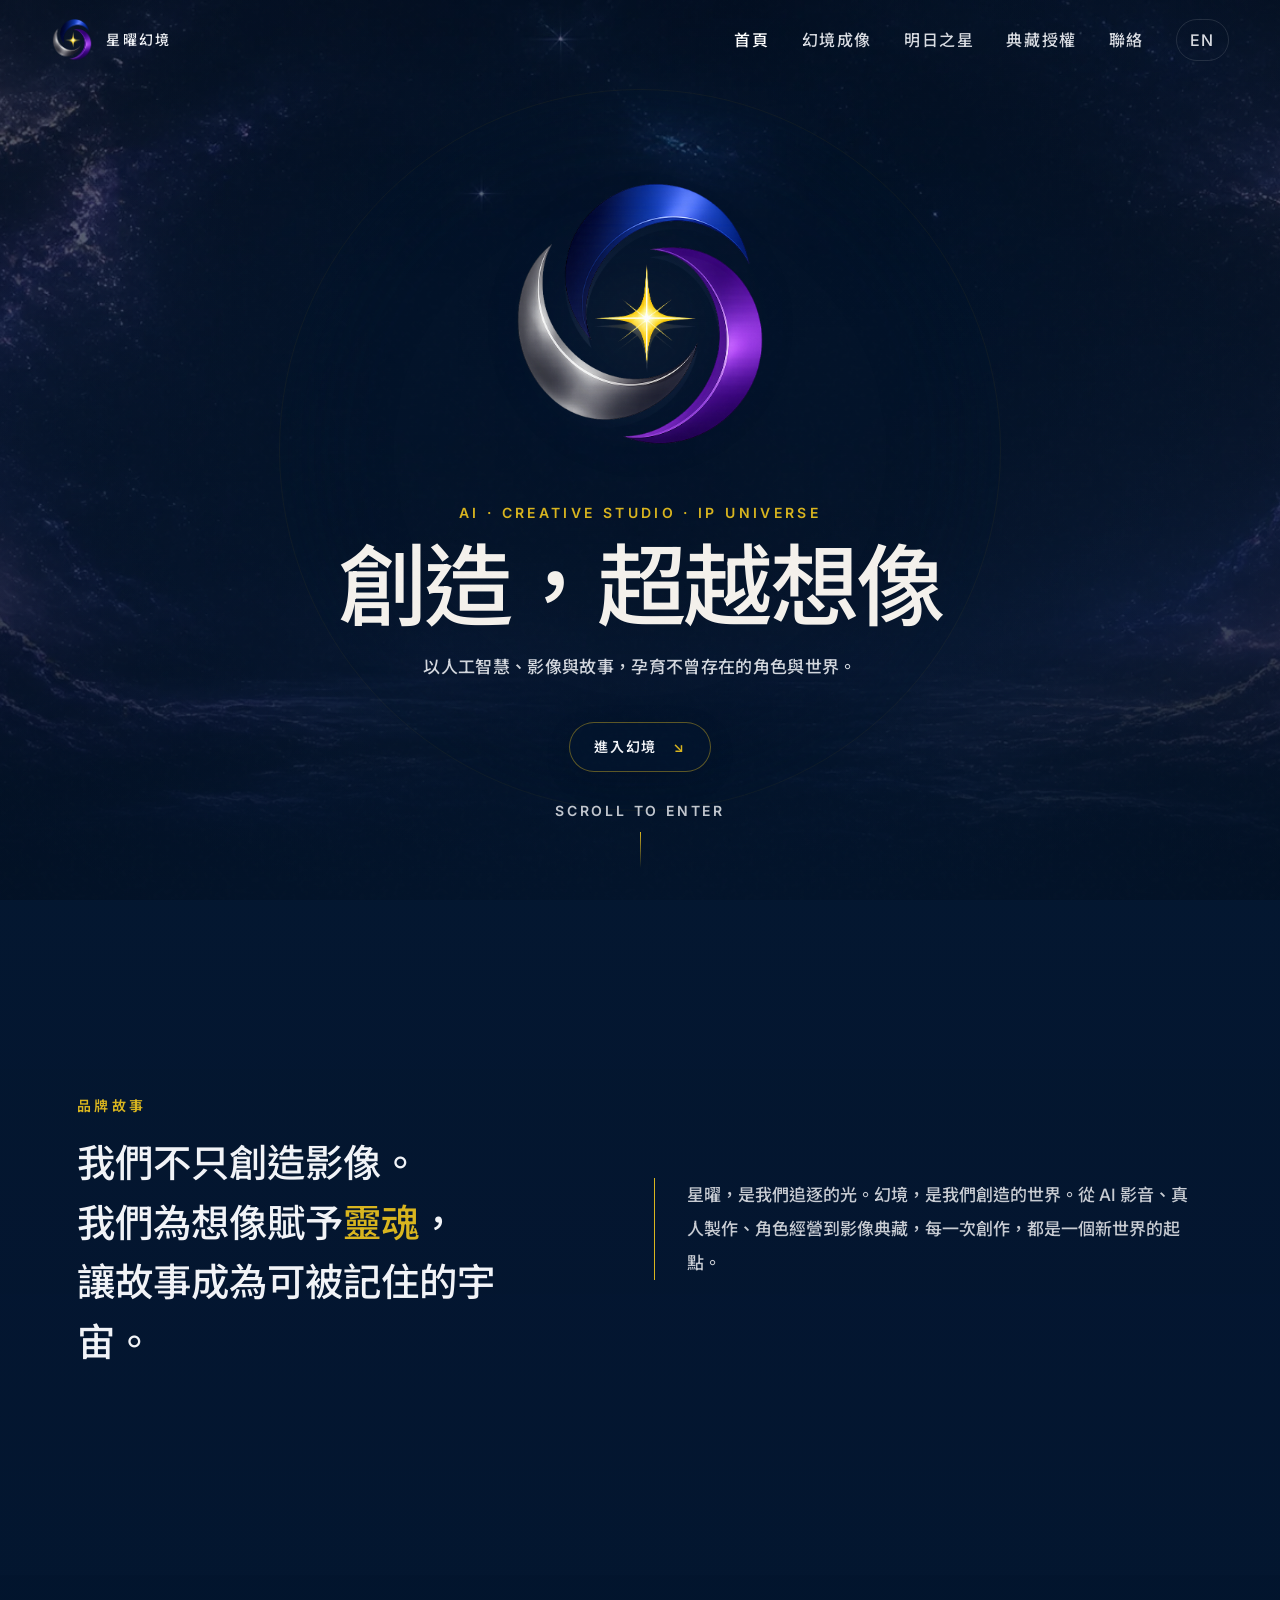
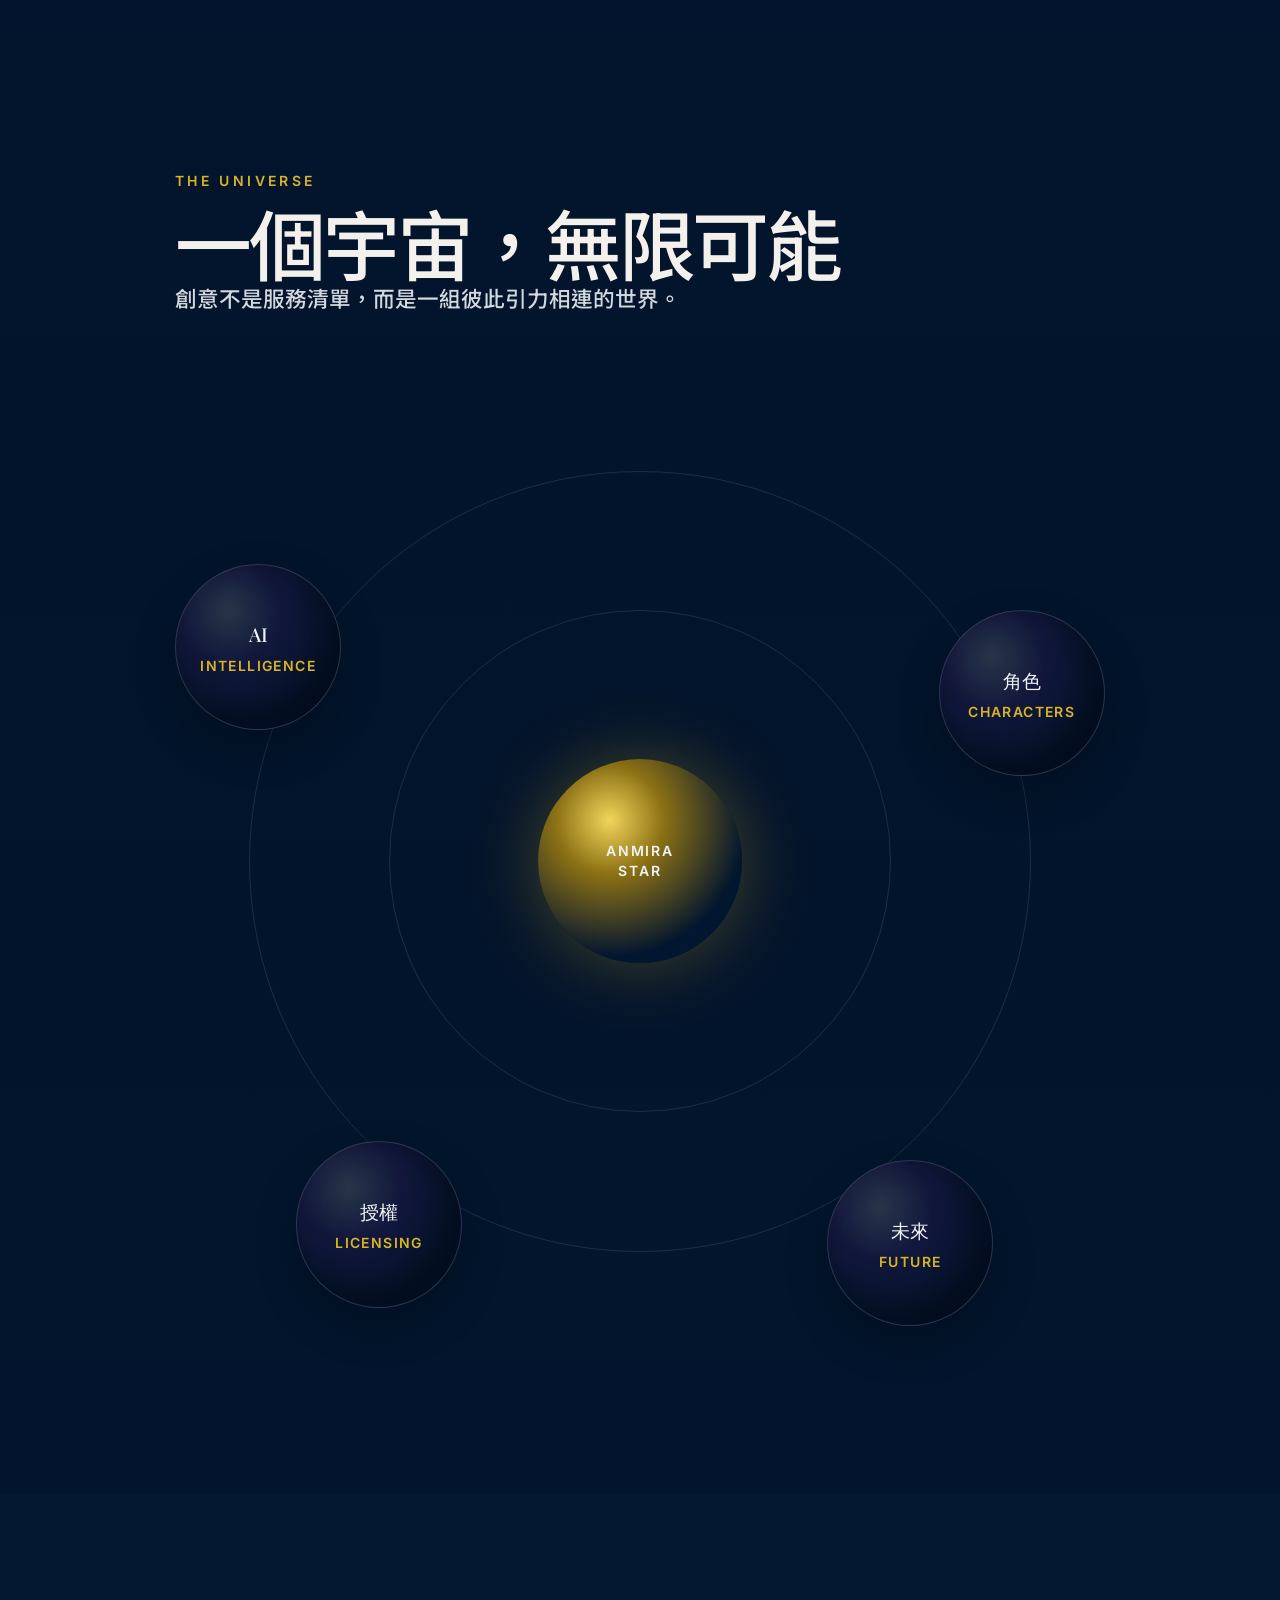
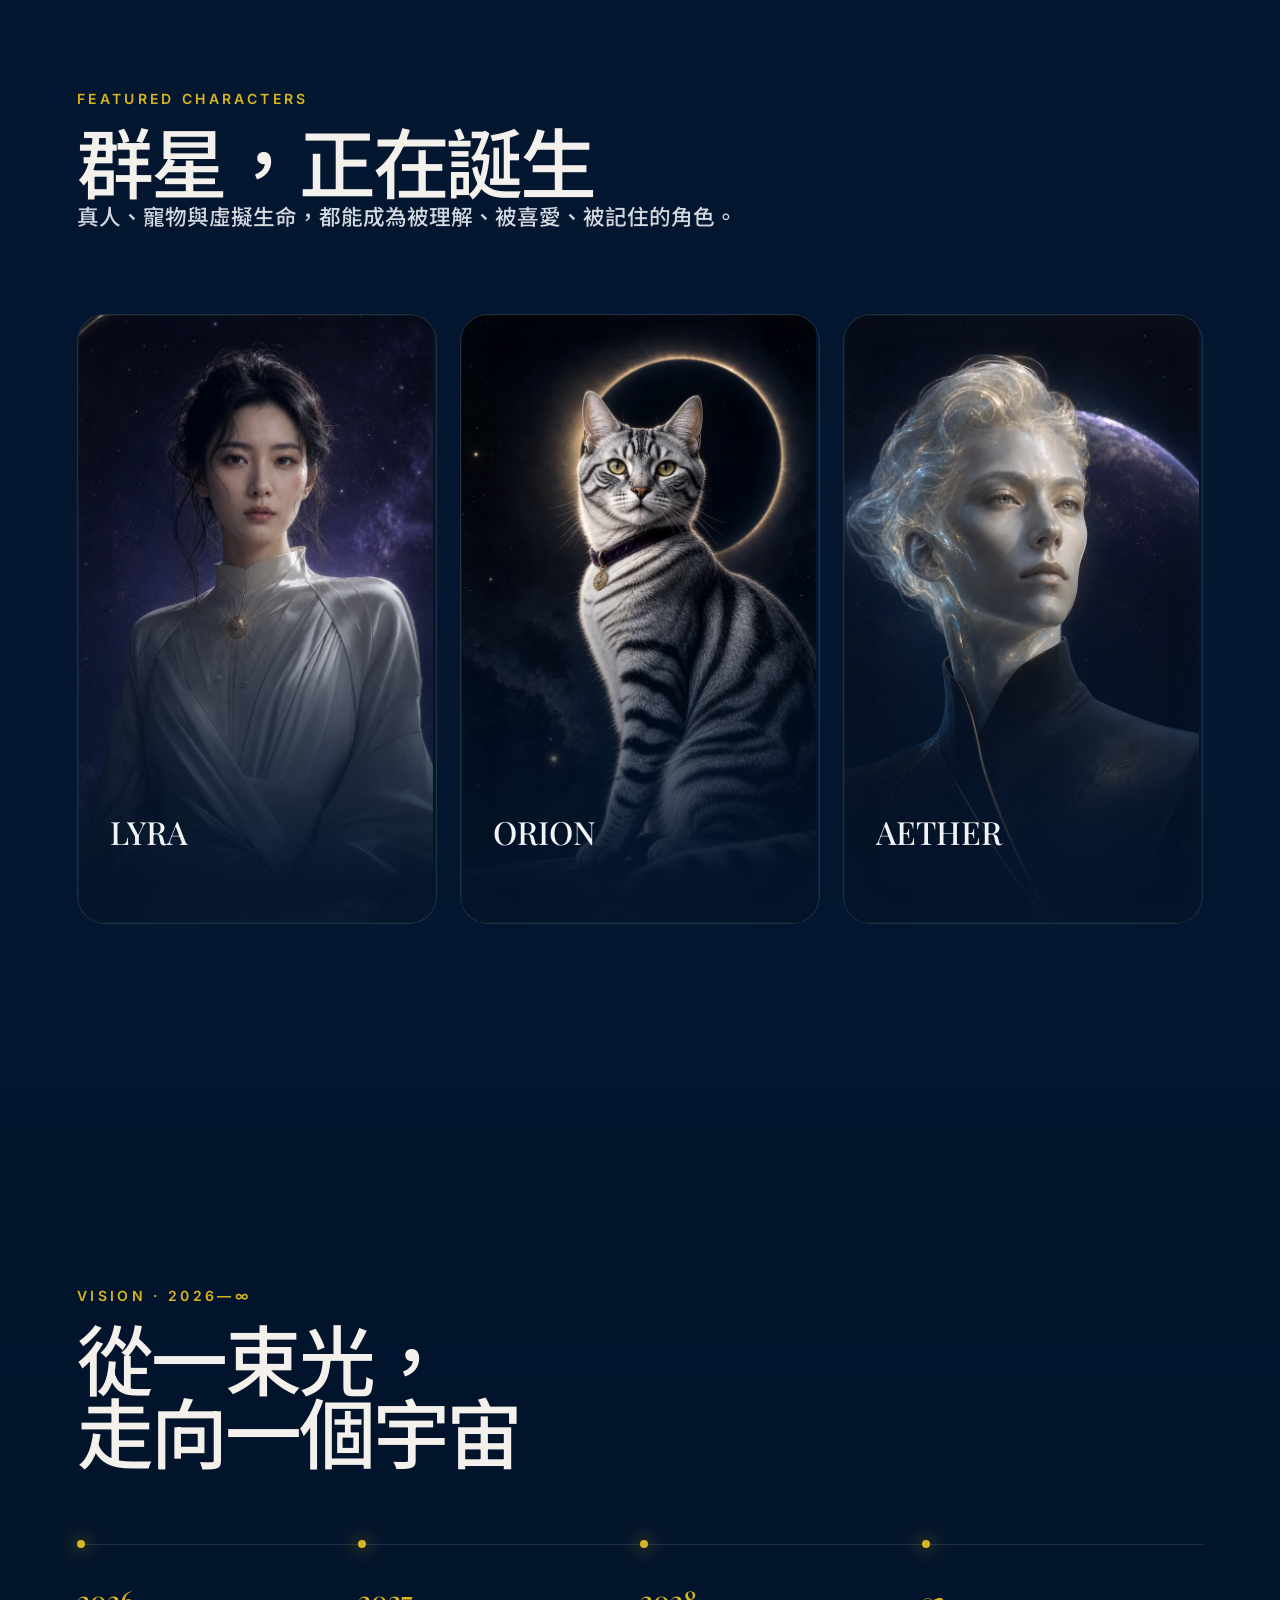
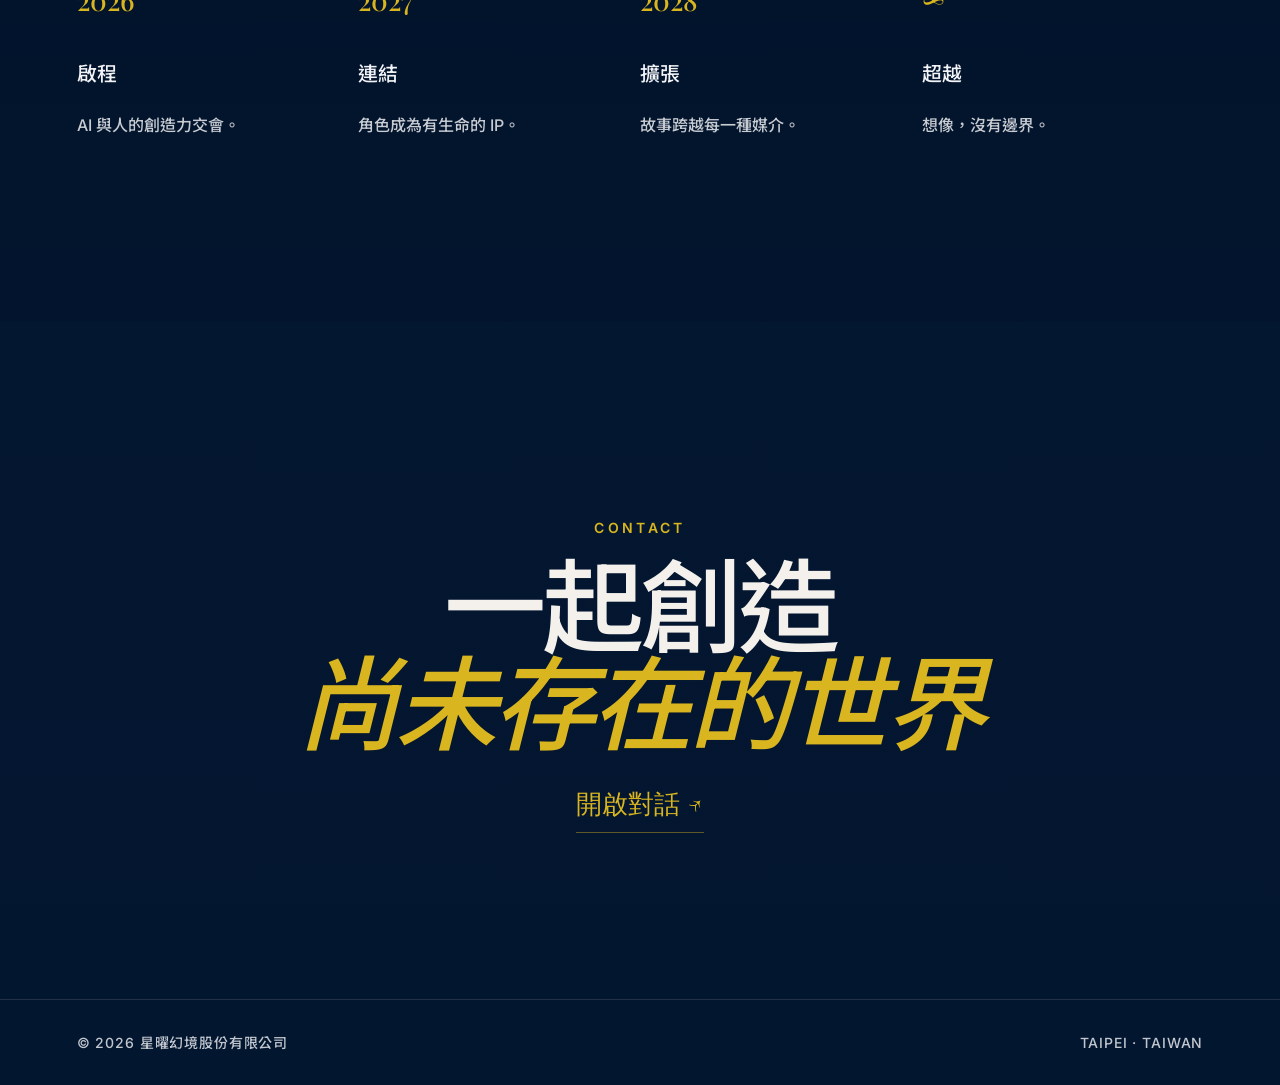
<file: index.html>
<!doctype html><html lang="zh-Hant"><head><meta charset="utf-8"><meta name="viewport" content="width=device-width,initial-scale=1"><title>星曜幻境 ANMIRA STAR｜創造，超越想像</title><meta name="description" content="星曜幻境以 AI、影像與故事，創造角色、IP 與未來世界。"><meta name="theme-color" content="#030714"><link rel="icon" type="image/png" sizes="32x32" href="assets/brand/favicon-32x32.png?v=3"><link rel="icon" type="image/png" sizes="16x16" href="assets/brand/favicon-16x16.png?v=3"><link rel="icon" type="image/png" sizes="48x48" href="assets/brand/favicon-48x48.png?v=3"><link rel="shortcut icon" href="favicon.ico?v=3"><link rel="apple-touch-icon" sizes="180x180" href="assets/brand/apple-touch-icon.png?v=3"><link rel="preload" as="image" href="assets/images/cinematic/hero-universe.webp"><link rel="stylesheet" href="assets/css/cinematic.css"></head><body data-lang="zh" data-page="home"><script src="assets/js/cinematic.js"></script></body></html>
</file>
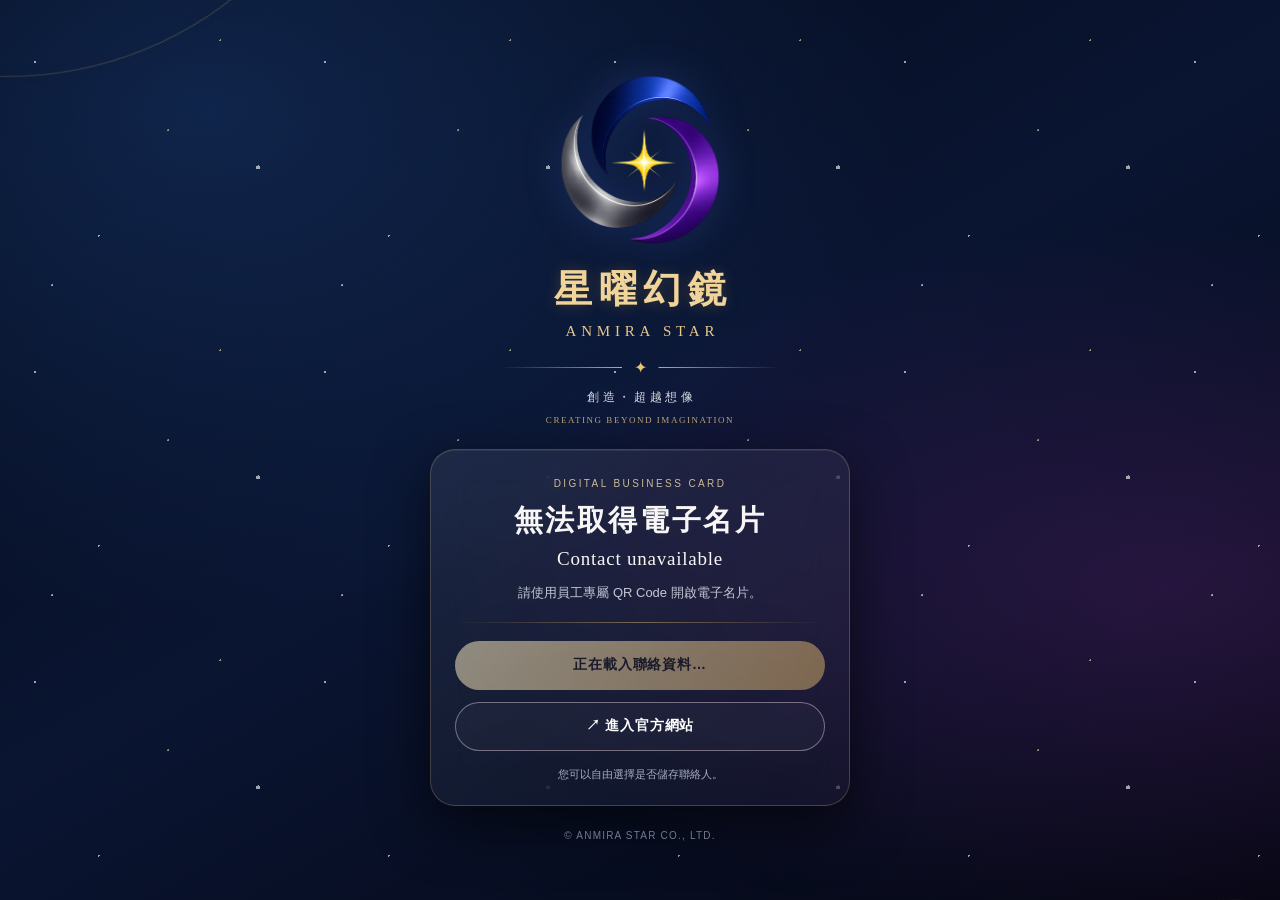
<file: card.html>
<!DOCTYPE html>
<html lang="zh-Hant">
<head>
<meta charset="UTF-8">
<meta name="viewport" content="width=device-width, initial-scale=1, viewport-fit=cover">
<meta name="theme-color" content="#070c20">
<title>ANMIRA STAR｜星曜幻鏡 電子名片</title>
<style>
:root{color-scheme:dark;--gold:#e6c889;--muted:#b8bdd1;--white:#f8f6f5}
*{box-sizing:border-box}
html{min-height:100%;background:#070c20}
body{margin:0;min-height:100svh;font-family:-apple-system,BlinkMacSystemFont,"Noto Sans TC","Segoe UI",sans-serif;color:var(--white);background:radial-gradient(ellipse at 16% 12%,#17356899,transparent 46%),radial-gradient(ellipse at 91% 65%,#54226c66,transparent 43%),linear-gradient(150deg,#030918,#0a1532 48%,#050611);display:grid;place-items:center;padding:32px 16px;overflow-x:hidden;position:relative}
body::before{content:"";position:fixed;inset:0;pointer-events:none;opacity:.62;background-image:radial-gradient(1px 1px at 12% 20%,#fff 98%,transparent),radial-gradient(1px 1px at 76% 13%,#f8d993 98%,transparent),radial-gradient(2px 2px at 89% 54%,#fff 98%,transparent),radial-gradient(1px 1px at 34% 76%,#fff 98%,transparent),radial-gradient(1px 1px at 58% 42%,#e8d1a1 98%,transparent),radial-gradient(1px 1px at 18% 92%,#fff 98%,transparent);background-size:290px 310px}
.orbit{position:fixed;width:76vw;height:76vw;max-width:730px;max-height:730px;border:1px solid #e2b9683b;border-radius:50%;pointer-events:none;transform:rotate(-25deg);filter:drop-shadow(0 0 9px #d9a65055)}
.orbit.one{top:-51vw;left:-28vw}.orbit.two{bottom:-57vw;right:-25vw}
.shell{width:min(100%,420px);position:relative;z-index:1;text-align:center}
.brand{padding:12px 10px 24px}
.brand img{width:clamp(126px,38vw,174px);height:auto;display:block;margin:0 auto 12px;filter:drop-shadow(0 0 18px #4162d044)}
.brand-name{font-family:"Noto Serif TC","Songti TC","PMingLiU",serif;font-size:clamp(28px,8vw,38px);letter-spacing:.18em;padding-left:.18em;color:#f0d49a;text-shadow:0 1px 14px #c69a4540;font-weight:600}
.brand-en{font-family:Georgia,serif;font-size:15px;letter-spacing:.32em;padding-left:.32em;color:#e8c888;margin-top:8px}
.star-rule{display:flex;align-items:center;gap:12px;max-width:280px;margin:18px auto 12px;color:#e9c47a}.star-rule:before,.star-rule:after{content:"";height:1px;flex:1;background:linear-gradient(90deg,transparent,#cda95e)}.star-rule:after{transform:rotate(180deg)}
.slogan{color:#d7d8e4;letter-spacing:.3em;font-size:12px;padding-left:.3em}.slogan-en{color:#bba476;font-family:Georgia,serif;font-size:9px;letter-spacing:.17em;margin-top:9px}
.panel{background:linear-gradient(145deg,#ffffff13,#ffffff06);border:1px solid #e4c58c3b;border-radius:25px;padding:28px 24px 22px;box-shadow:0 18px 55px #0009,inset 0 1px #ffffff12;backdrop-filter:blur(18px);-webkit-backdrop-filter:blur(18px)}
.eyebrow{font-size:10px;color:#cdbb97;letter-spacing:.24em;margin-bottom:12px}
h1{font-size:29px;letter-spacing:.09em;margin:0;font-weight:600} .english-name{font-family:Georgia,serif;font-size:19px;letter-spacing:.04em;margin:7px 0 12px}.role{font-size:13px;color:#c5c6d6;line-height:1.7;margin:0 0 18px}
.rule{height:1px;background:linear-gradient(90deg,transparent,#c8a96688,transparent);margin-bottom:18px}
a.action{display:flex;align-items:center;justify-content:center;gap:9px;min-height:49px;border-radius:999px;text-decoration:none;font-weight:600;font-size:14px;letter-spacing:.06em;transition:transform .2s,background .2s}a.action:hover{transform:translateY(-2px)}a.action[aria-disabled="true"]{opacity:.55;pointer-events:none}a.action:focus-visible{outline:3px solid white;outline-offset:3px}
.primary{background:linear-gradient(120deg,#f5e5bc,#cba664);color:#1c1a22;margin-bottom:12px}.secondary{border:1px solid #c4b6c688;color:#fff;background:#ffffff08}
.note{color:#a9adc1;font-size:11px;line-height:1.6;margin:15px 0 0}
.footer{color:#9199b5;font-size:10px;letter-spacing:.12em;margin-top:24px}
@media(max-width:360px){.panel{padding:23px 18px}.brand{padding-top:0}.brand-name{font-size:28px}}
@media(prefers-reduced-motion:reduce){a.action{transition:none}}
</style>
</head>
<body>
<div class="orbit one" aria-hidden="true"></div><div class="orbit two" aria-hidden="true"></div>
<main class="shell">
  <header class="brand">
    <img src="./assets/brand/logo-master.png" alt="星曜幻鏡藍紫銀星軌與金色星芒 Logo">
    <div class="brand-name">星曜幻鏡</div>
    <div class="brand-en">ANMIRA STAR</div>
    <div class="star-rule" aria-hidden="true">✦</div>
    <div class="slogan">創造・超越想像</div>
    <div class="slogan-en">CREATING BEYOND IMAGINATION</div>
  </header>
  <section class="panel" aria-label="員工電子名片">
    <div class="eyebrow">DIGITAL BUSINESS CARD</div>
    <h1 id="name-zh">載入中…</h1>
    <div class="english-name" id="name-en"></div>
    <p class="role" id="role">正在讀取電子名片資料</p>
    <div class="rule"></div>
    <a class="action primary" id="vcf-link" href="#" aria-disabled="true">正在載入聯絡資料…</a>
    <a class="action secondary" href="https://anmirastar.com/">↗ 進入官方網站</a>
    <p class="note">您可以自由選擇是否儲存聯絡人。</p>
  </section>
  <div class="footer">© ANMIRA STAR CO., LTD.</div>
</main>
<script>
(async function () {
  const params = new URLSearchParams(location.search);
  const id = (params.get('name') || '').trim().toLowerCase();
  const nameZh = document.getElementById('name-zh');
  const nameEn = document.getElementById('name-en');
  const role = document.getElementById('role');
  const link = document.getElementById('vcf-link');

  function unavailable(message) {
    nameZh.textContent = '無法取得電子名片';
    nameEn.textContent = 'Contact unavailable';
    role.textContent = message;
    link.hidden = true;
  }

  if (!id) {
    unavailable('請使用員工專屬 QR Code 開啟電子名片。');
    return;
  }

  if (!/^[a-z0-9_-]+$/.test(id)) {
    unavailable('網址中的員工代號格式不正確。');
    return;
  }
  try {
    const response = await fetch('./employees.json', { cache: 'no-cache' });
    if (!response.ok) throw new Error('employees.json HTTP ' + response.status);
    const employees = await response.json();
    const p = employees[id];
    if (!p || !p.nameZh) {
      unavailable('找不到這位員工，請確認 QR Code 網址。');
      return;
    }
    nameZh.textContent = p.nameZh;
    nameEn.textContent = p.nameEn || '';
    role.textContent = p.title || '';
    document.title = [p.nameZh, p.nameEn].filter(Boolean).join(' ') + '｜星曜幻鏡電子名片';
    // iPhone Safari 對 blob: VCF 連結可能出現 WebKitBlobResource 錯誤。
    // 使用 GitHub Pages 上實際存在的 .vcf 靜態檔案，避免 blob: 下載。
    link.href = './files/' + encodeURIComponent(id) + '.vcf';
    link.removeAttribute('download');
    link.removeAttribute('aria-disabled');
    link.textContent = '↓ 儲存聯絡資訊';

  } catch (error) {
    console.error('電子名片資料載入失敗:', error);
    unavailable('員工資料暫時無法載入，請稍後再試。');
  }
})();
</script>
</body>
</html>
</file>
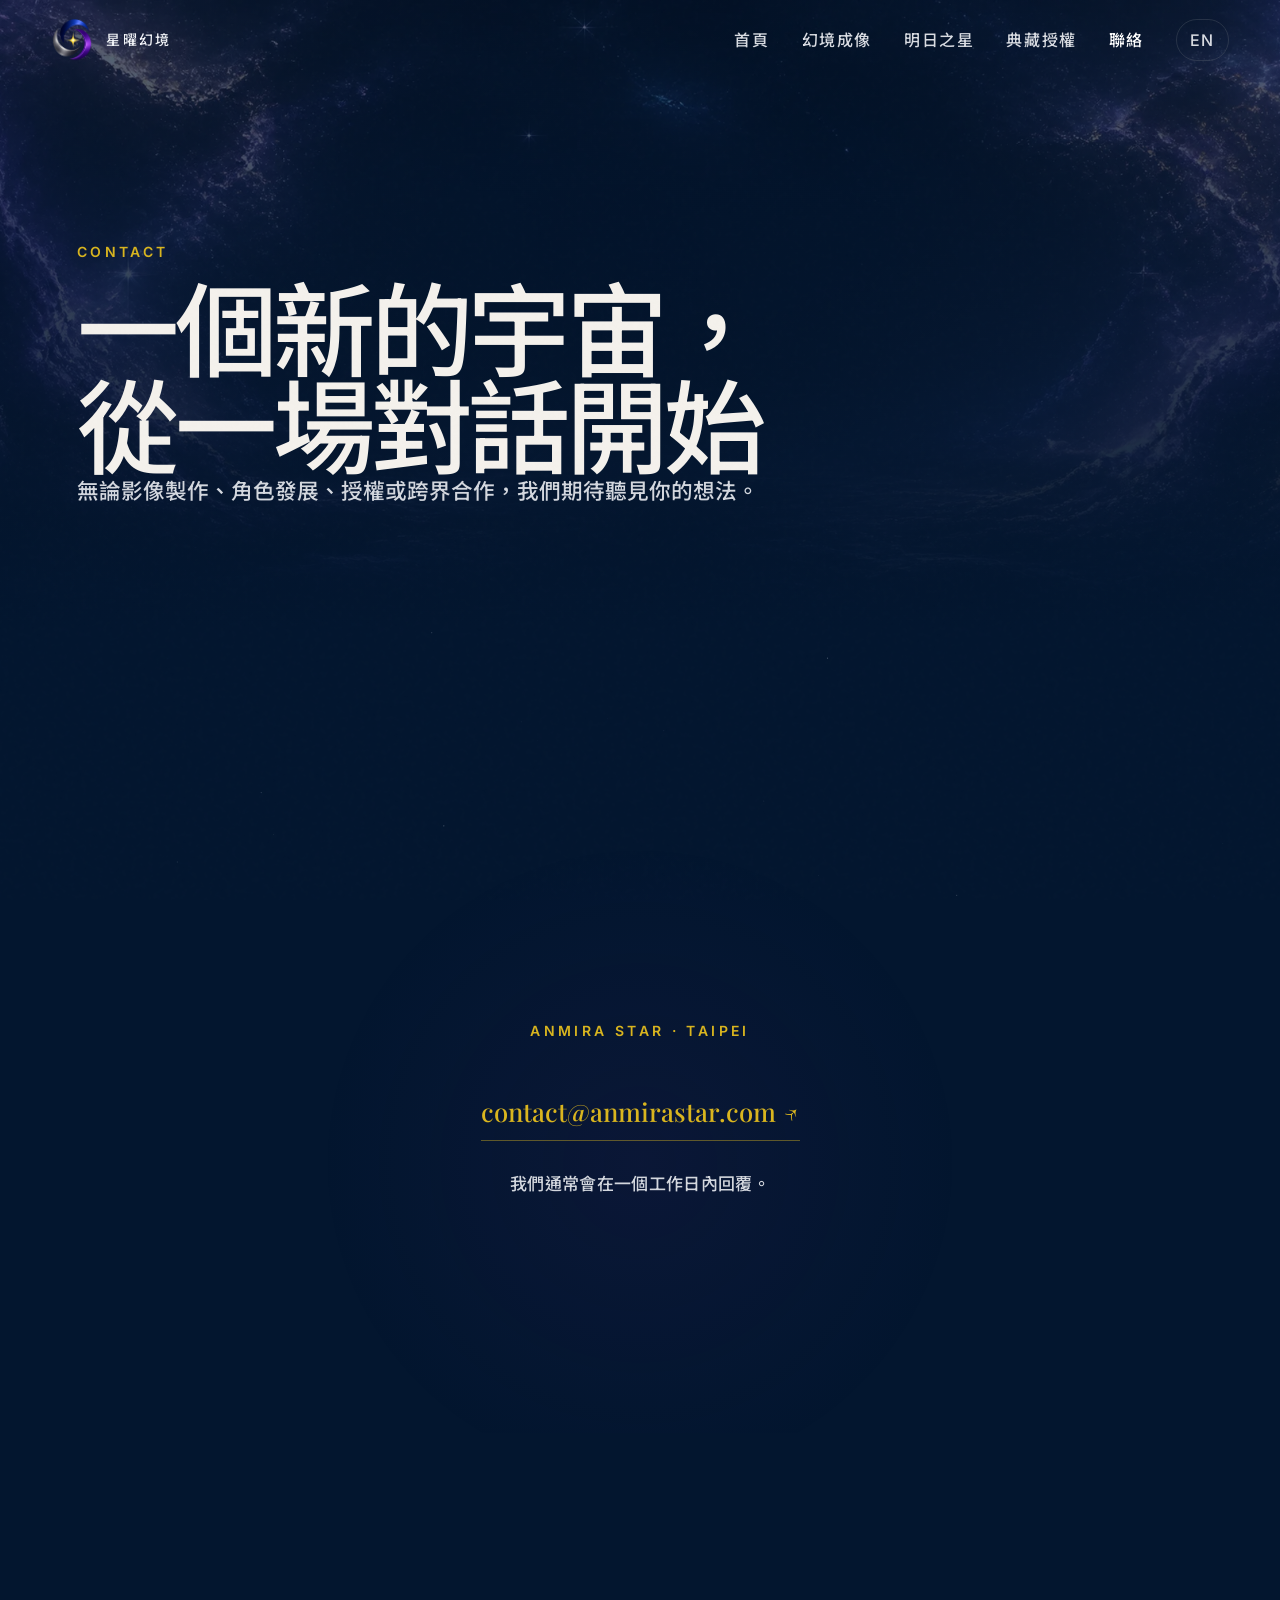
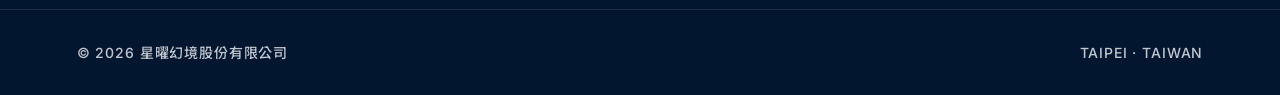
<file: contact.html>
<!doctype html><html lang="zh-Hant"><head><meta charset="utf-8"><meta name="viewport" content="width=device-width,initial-scale=1"><title>聯絡我們｜星曜幻境</title><meta name="description" content="聯絡星曜幻境，開啟影像、角色、授權與跨界合作。"><meta name="theme-color" content="#030714"><link rel="icon" type="image/png" sizes="32x32" href="assets/brand/favicon-32x32.png?v=3"><link rel="icon" type="image/png" sizes="16x16" href="assets/brand/favicon-16x16.png?v=3"><link rel="icon" type="image/png" sizes="48x48" href="assets/brand/favicon-48x48.png?v=3"><link rel="shortcut icon" href="favicon.ico?v=3"><link rel="apple-touch-icon" sizes="180x180" href="assets/brand/apple-touch-icon.png?v=3"><link rel="stylesheet" href="assets/css/cinematic.css"></head><body data-lang="zh" data-page="contact"><script src="assets/js/cinematic.js"></script></body></html>
</file>
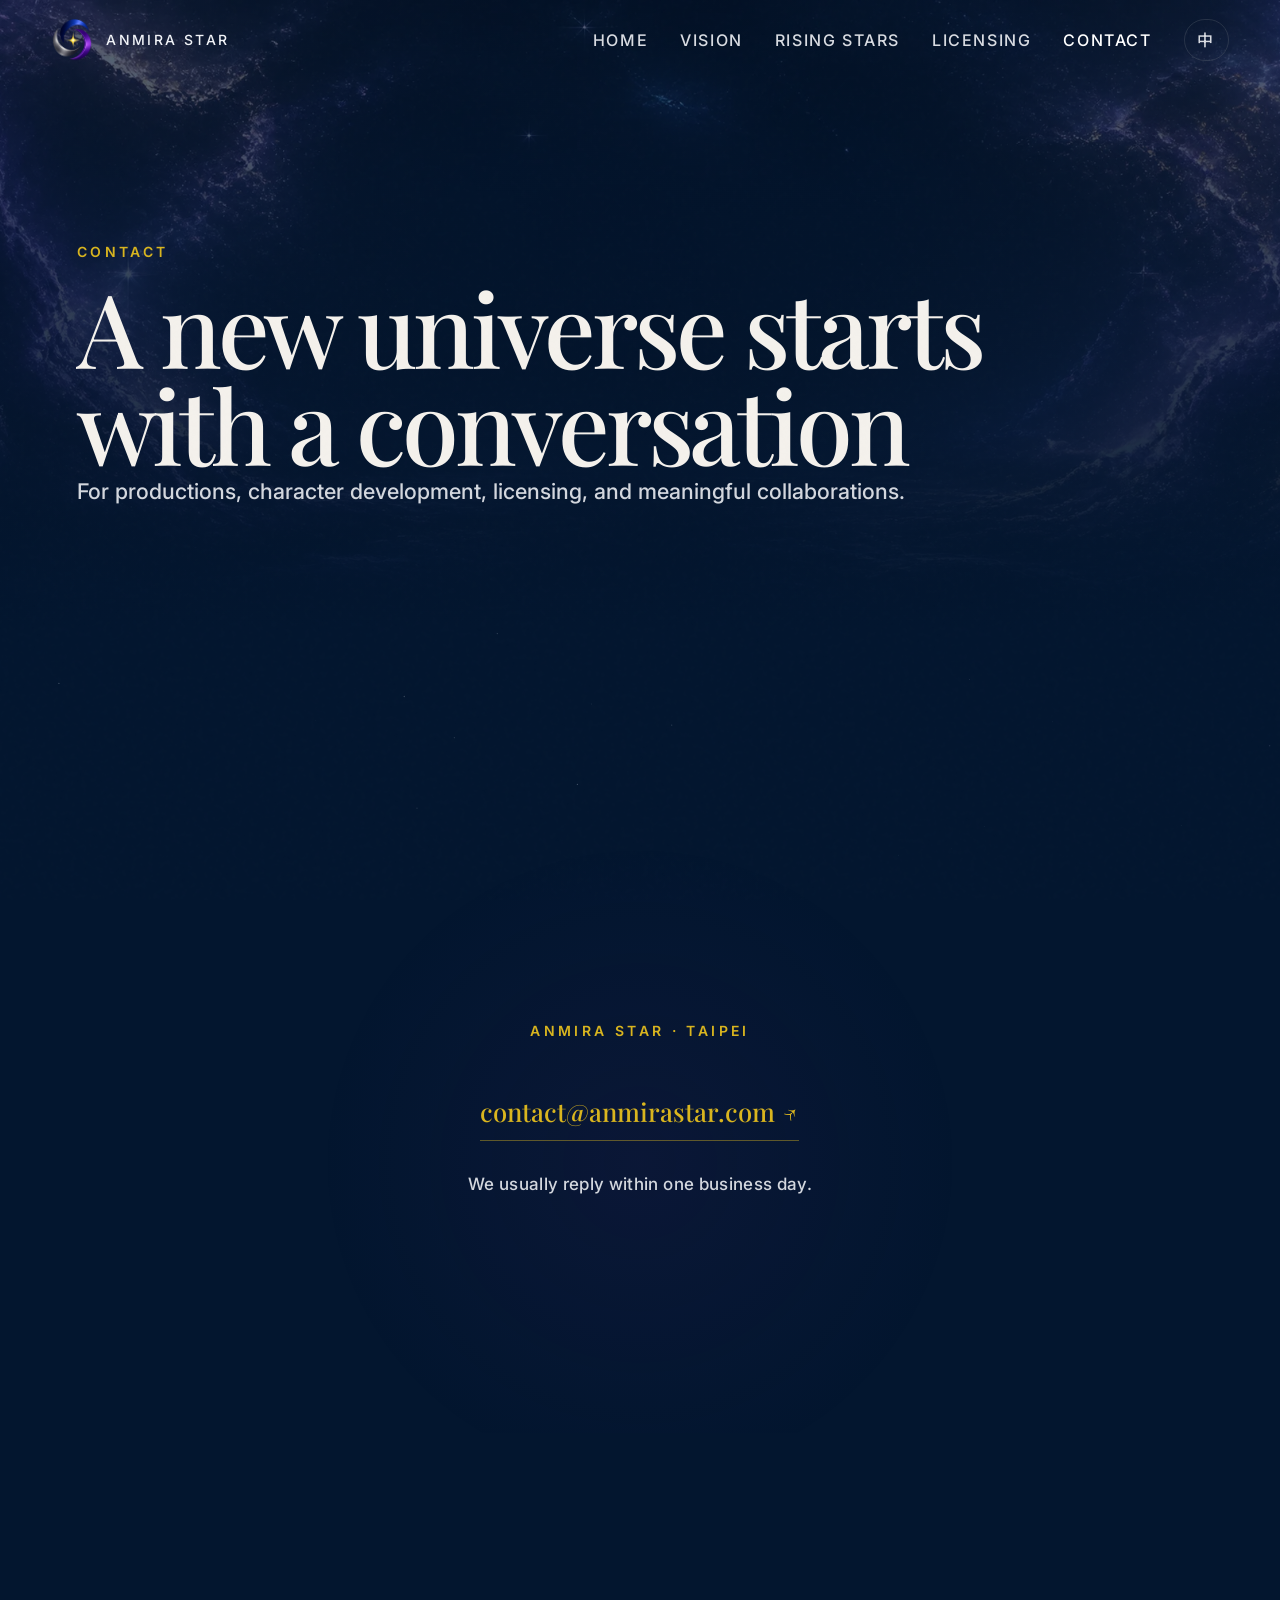
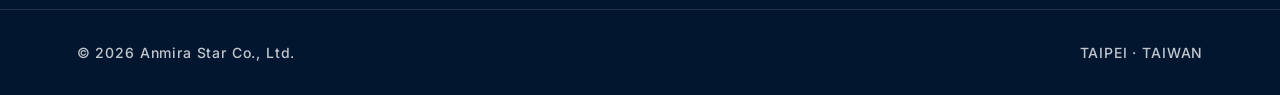
<file: en-contact.html>
<!doctype html><html lang="en"><head><meta charset="utf-8"><meta name="viewport" content="width=device-width,initial-scale=1"><title>Contact — ANMIRA STAR</title><meta name="description" content="Start a conversation with ANMIRA STAR."><meta name="theme-color" content="#030714"><link rel="icon" type="image/png" sizes="32x32" href="assets/brand/favicon-32x32.png?v=3"><link rel="icon" type="image/png" sizes="16x16" href="assets/brand/favicon-16x16.png?v=3"><link rel="icon" type="image/png" sizes="48x48" href="assets/brand/favicon-48x48.png?v=3"><link rel="shortcut icon" href="favicon.ico?v=3"><link rel="apple-touch-icon" sizes="180x180" href="assets/brand/apple-touch-icon.png?v=3"><link rel="stylesheet" href="assets/css/cinematic.css"></head><body data-lang="en" data-page="contact"><script src="assets/js/cinematic.js"></script></body></html>
</file>
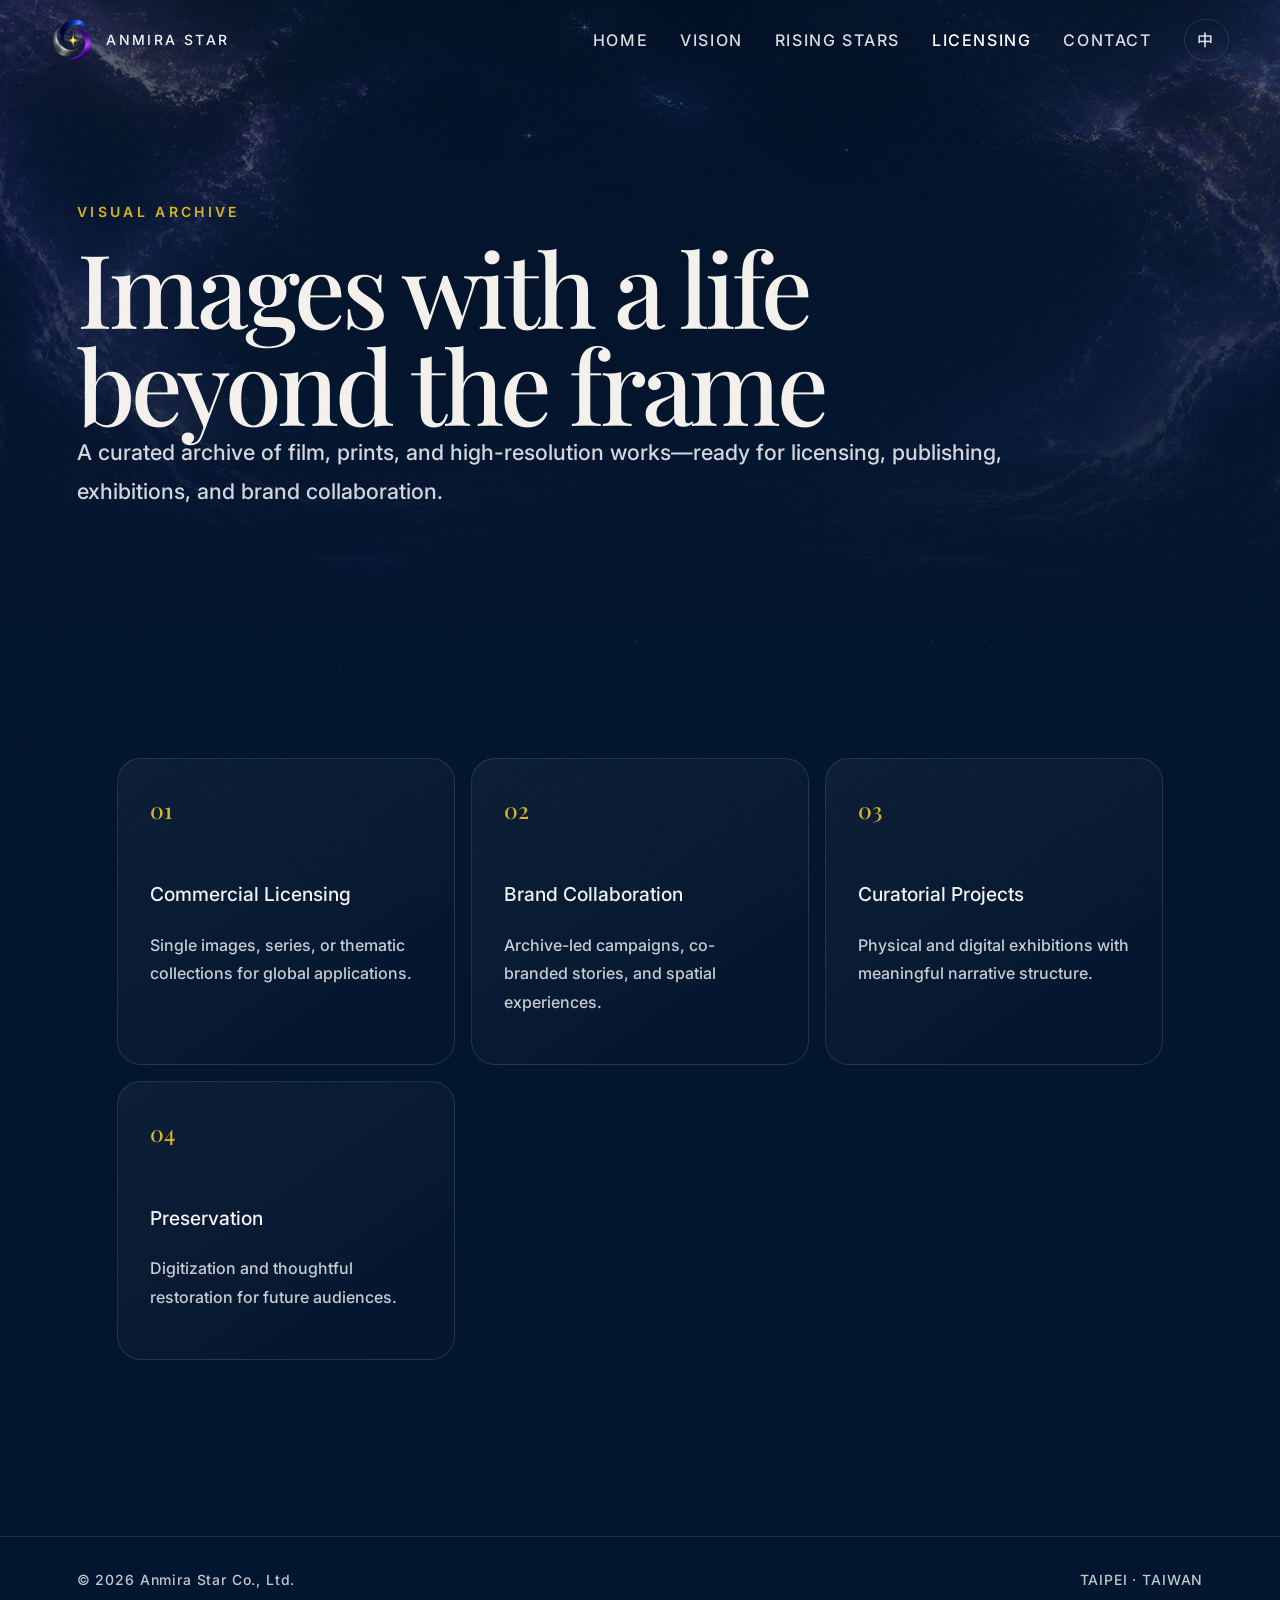
<file: en-licensing.html>
<!doctype html><html lang="en"><head><meta charset="utf-8"><meta name="viewport" content="width=device-width,initial-scale=1"><title>Licensing — ANMIRA STAR</title><meta name="description" content="Premium visual archive, commercial licensing, and curatorial collaboration."><meta name="theme-color" content="#030714"><link rel="icon" type="image/png" sizes="32x32" href="assets/brand/favicon-32x32.png?v=3"><link rel="icon" type="image/png" sizes="16x16" href="assets/brand/favicon-16x16.png?v=3"><link rel="icon" type="image/png" sizes="48x48" href="assets/brand/favicon-48x48.png?v=3"><link rel="shortcut icon" href="favicon.ico?v=3"><link rel="apple-touch-icon" sizes="180x180" href="assets/brand/apple-touch-icon.png?v=3"><link rel="stylesheet" href="assets/css/cinematic.css"></head><body data-lang="en" data-page="licensing"><script src="assets/js/cinematic.js"></script></body></html>
</file>
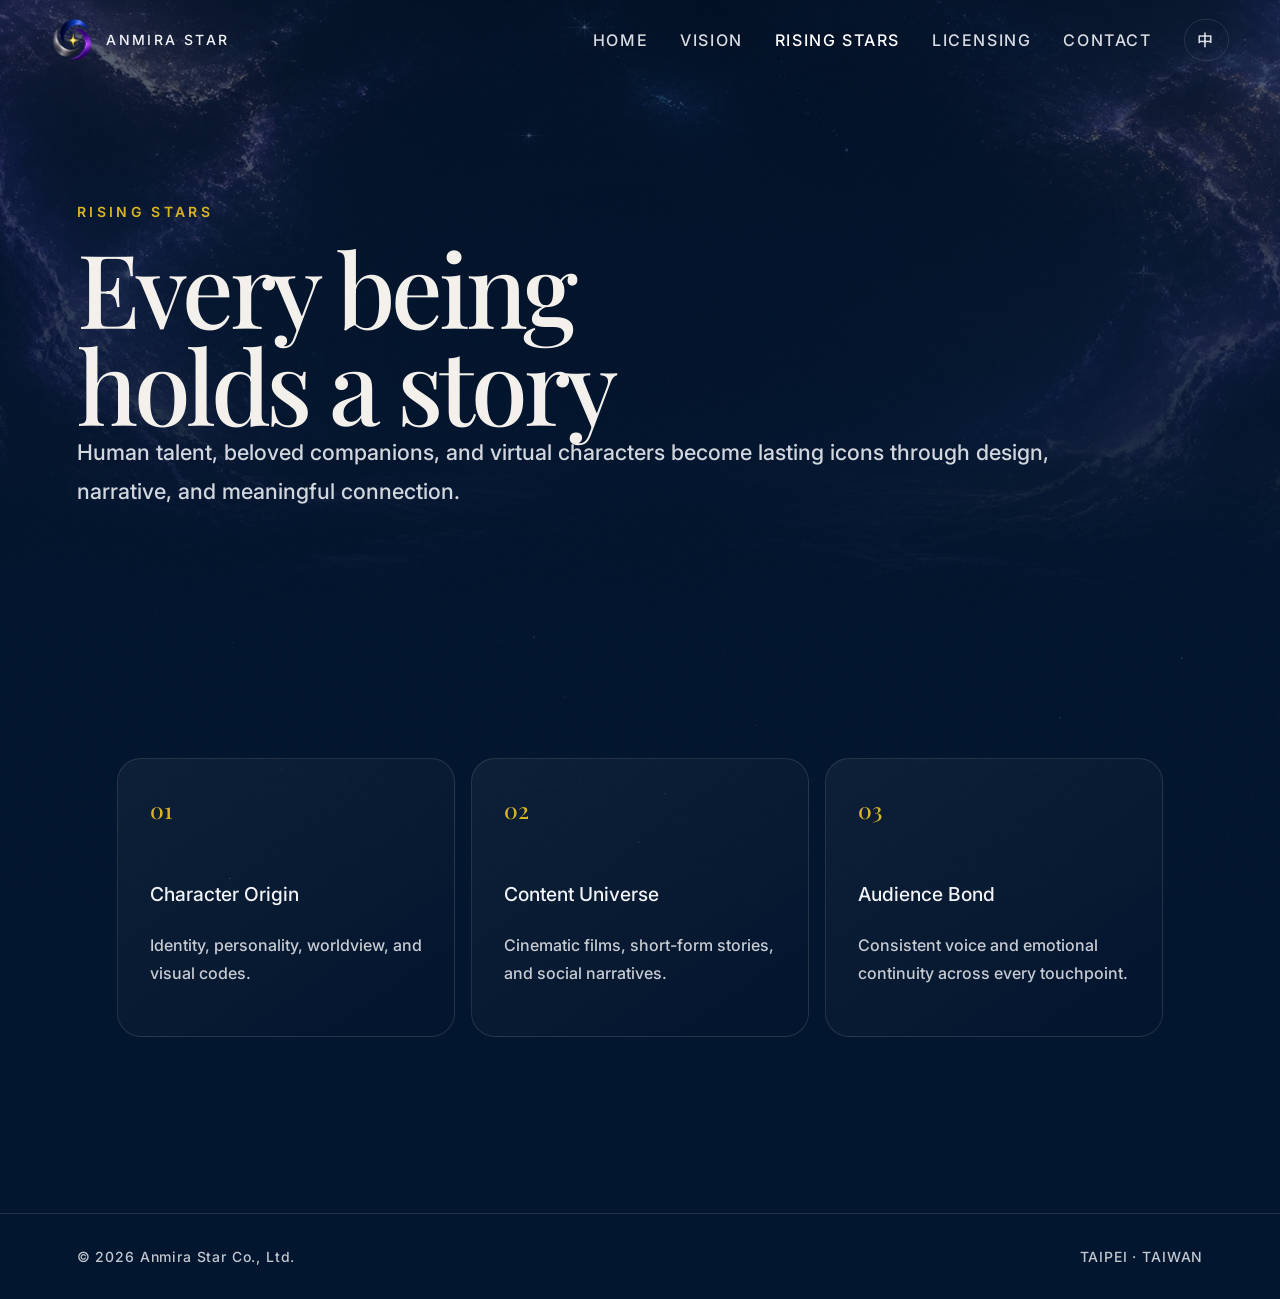
<file: en-stars.html>
<!doctype html><html lang="en"><head><meta charset="utf-8"><meta name="viewport" content="width=device-width,initial-scale=1"><title>Rising Stars — ANMIRA STAR</title><meta name="description" content="Human, companion, and virtual character development."><meta name="theme-color" content="#030714"><link rel="icon" type="image/png" sizes="32x32" href="assets/brand/favicon-32x32.png?v=3"><link rel="icon" type="image/png" sizes="16x16" href="assets/brand/favicon-16x16.png?v=3"><link rel="icon" type="image/png" sizes="48x48" href="assets/brand/favicon-48x48.png?v=3"><link rel="shortcut icon" href="favicon.ico?v=3"><link rel="apple-touch-icon" sizes="180x180" href="assets/brand/apple-touch-icon.png?v=3"><link rel="stylesheet" href="assets/css/cinematic.css"></head><body data-lang="en" data-page="stars"><script src="assets/js/cinematic.js"></script></body></html>
</file>
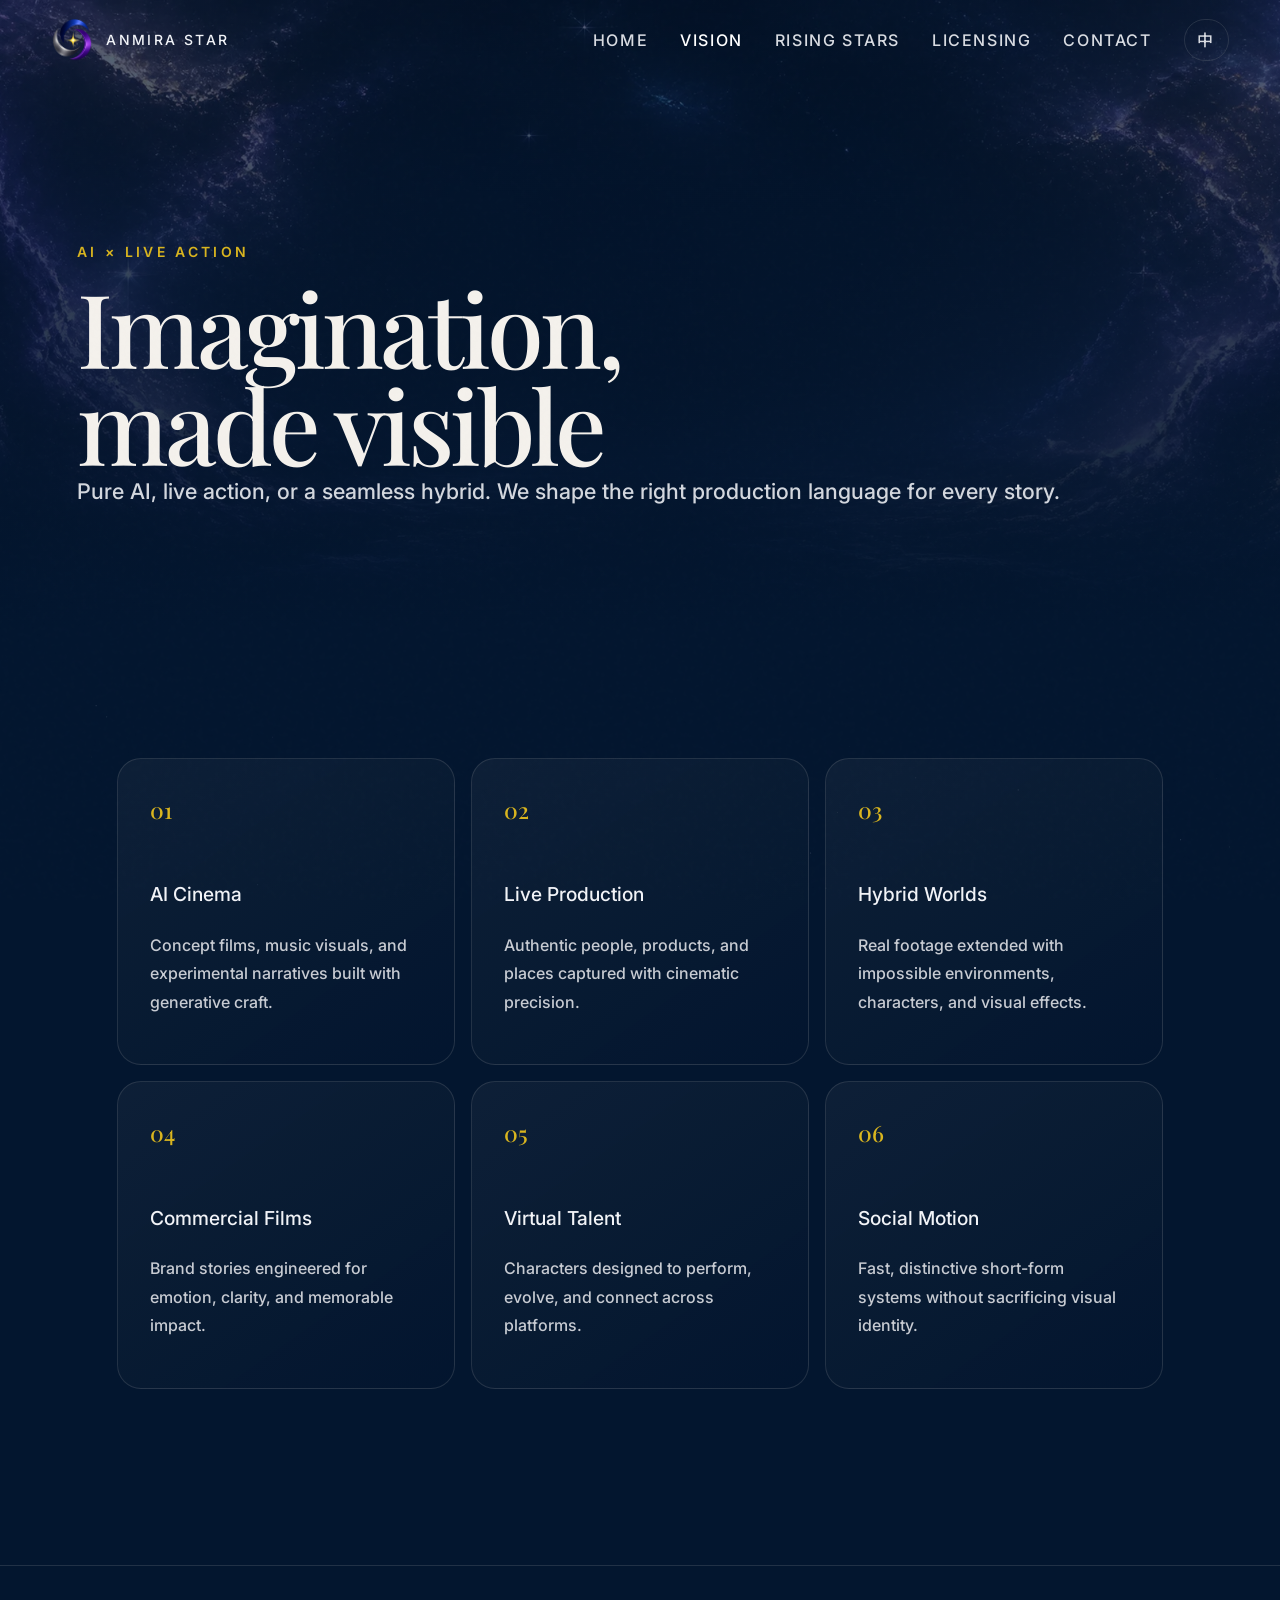
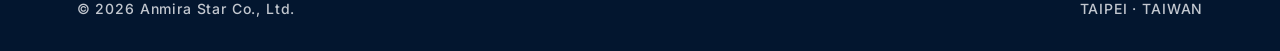
<file: en-vision.html>
<!doctype html><html lang="en"><head><meta charset="utf-8"><meta name="viewport" content="width=device-width,initial-scale=1"><title>AI Vision — ANMIRA STAR</title><meta name="description" content="AI, live action, and hybrid cinematic production."><meta name="theme-color" content="#030714"><link rel="icon" type="image/png" sizes="32x32" href="assets/brand/favicon-32x32.png?v=3"><link rel="icon" type="image/png" sizes="16x16" href="assets/brand/favicon-16x16.png?v=3"><link rel="icon" type="image/png" sizes="48x48" href="assets/brand/favicon-48x48.png?v=3"><link rel="shortcut icon" href="favicon.ico?v=3"><link rel="apple-touch-icon" sizes="180x180" href="assets/brand/apple-touch-icon.png?v=3"><link rel="stylesheet" href="assets/css/cinematic.css"></head><body data-lang="en" data-page="vision"><script src="assets/js/cinematic.js"></script></body></html>
</file>
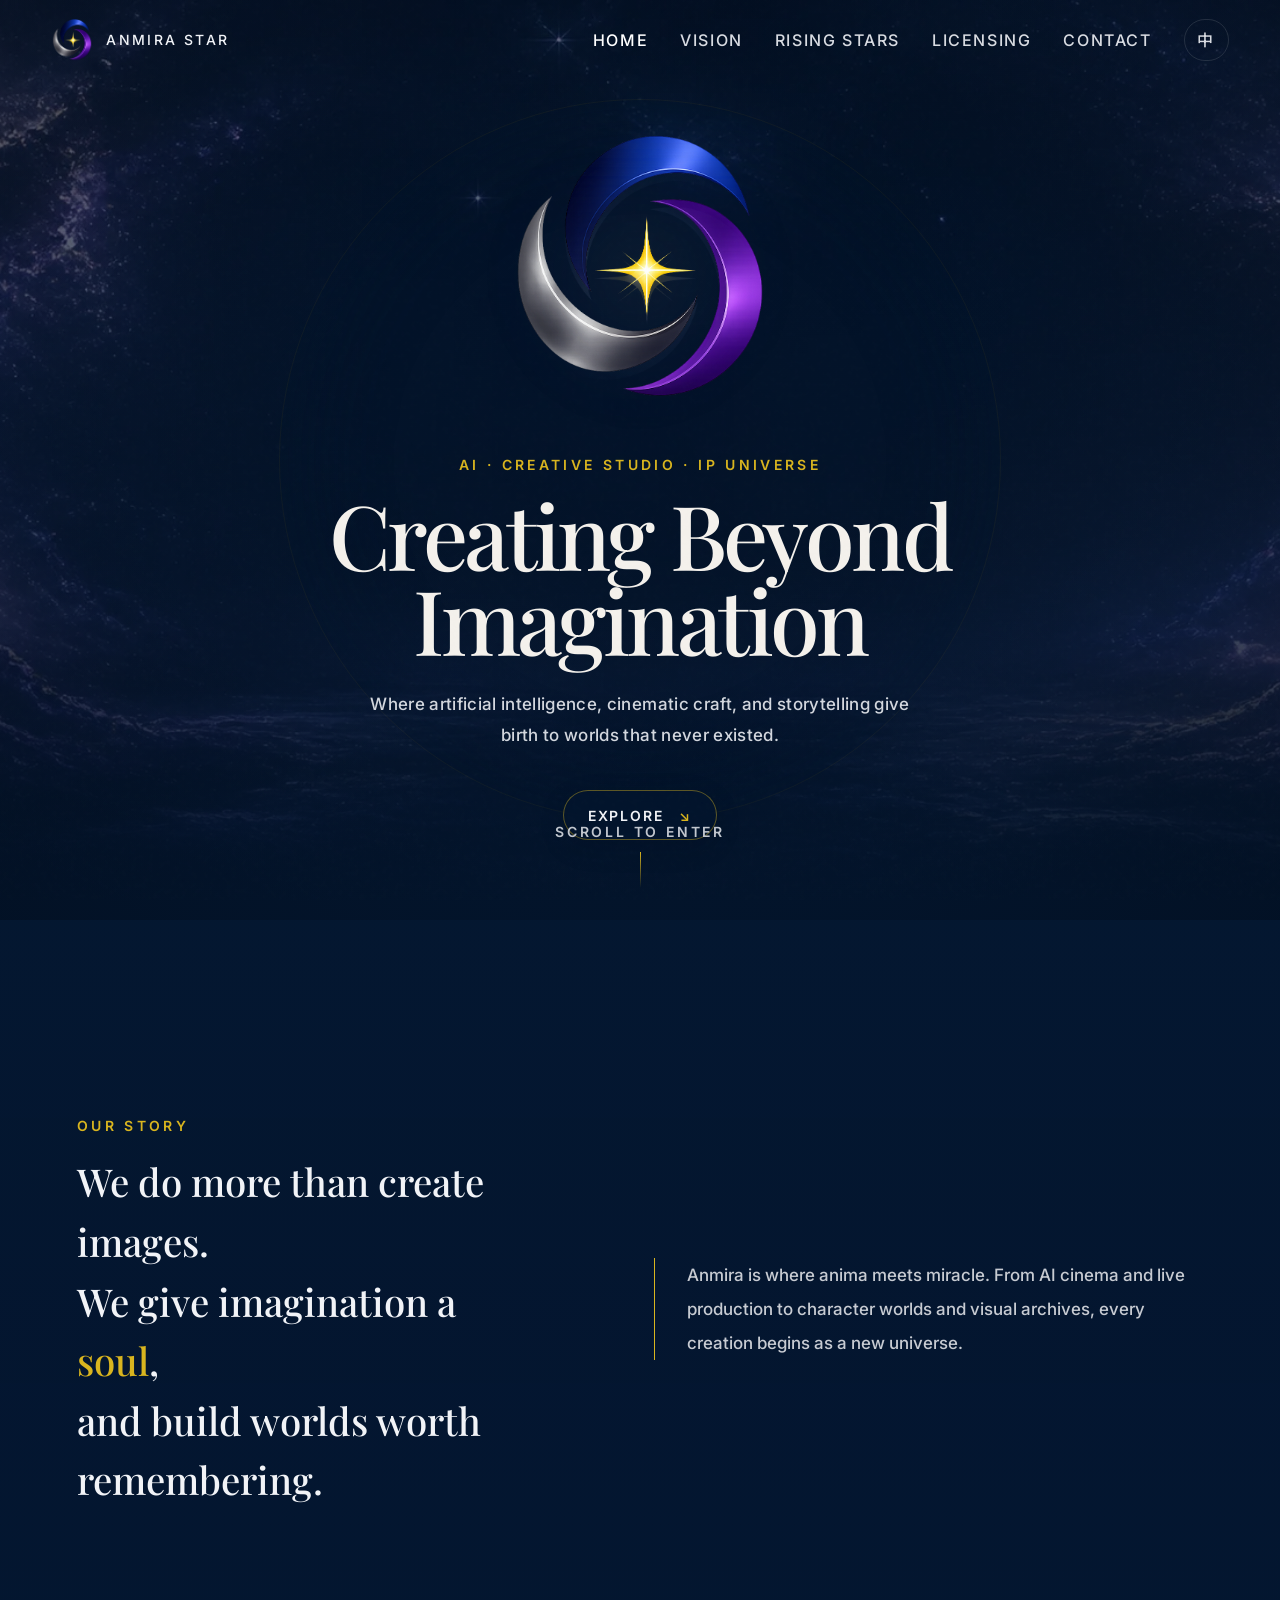
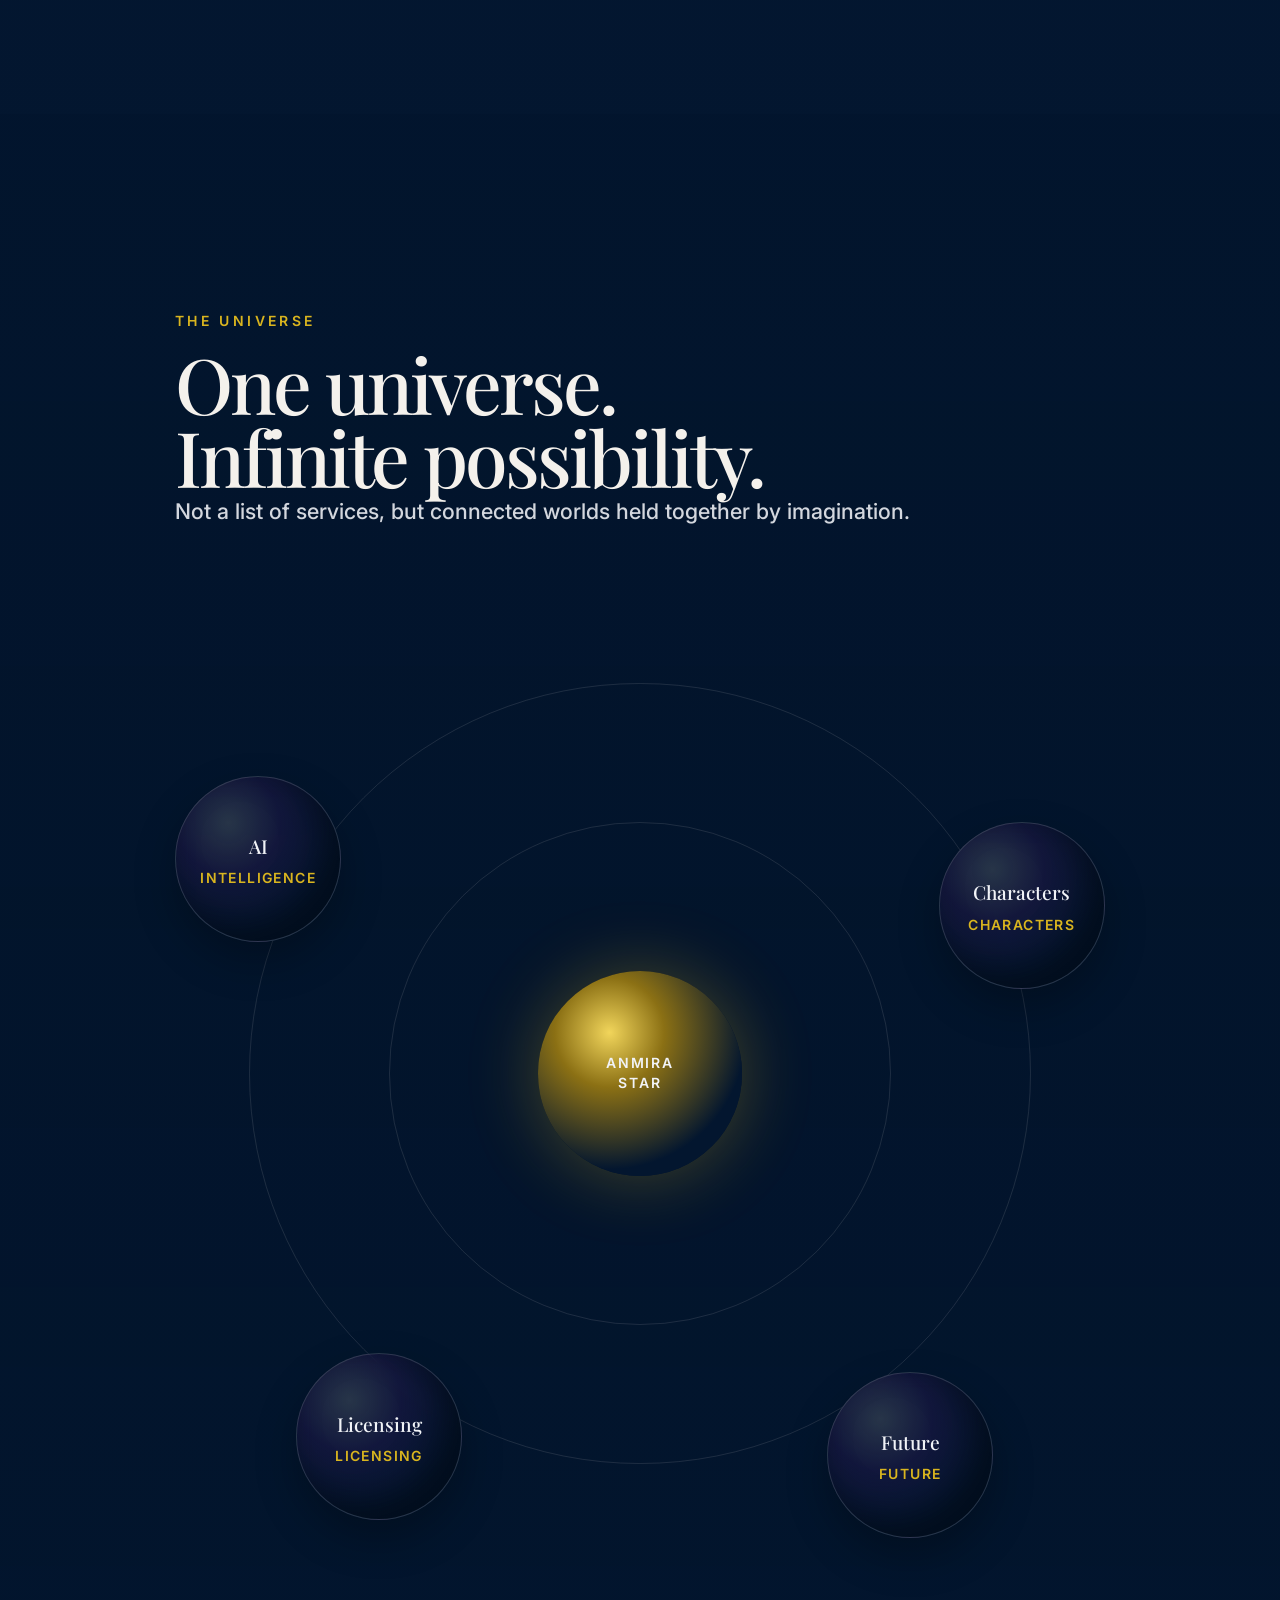
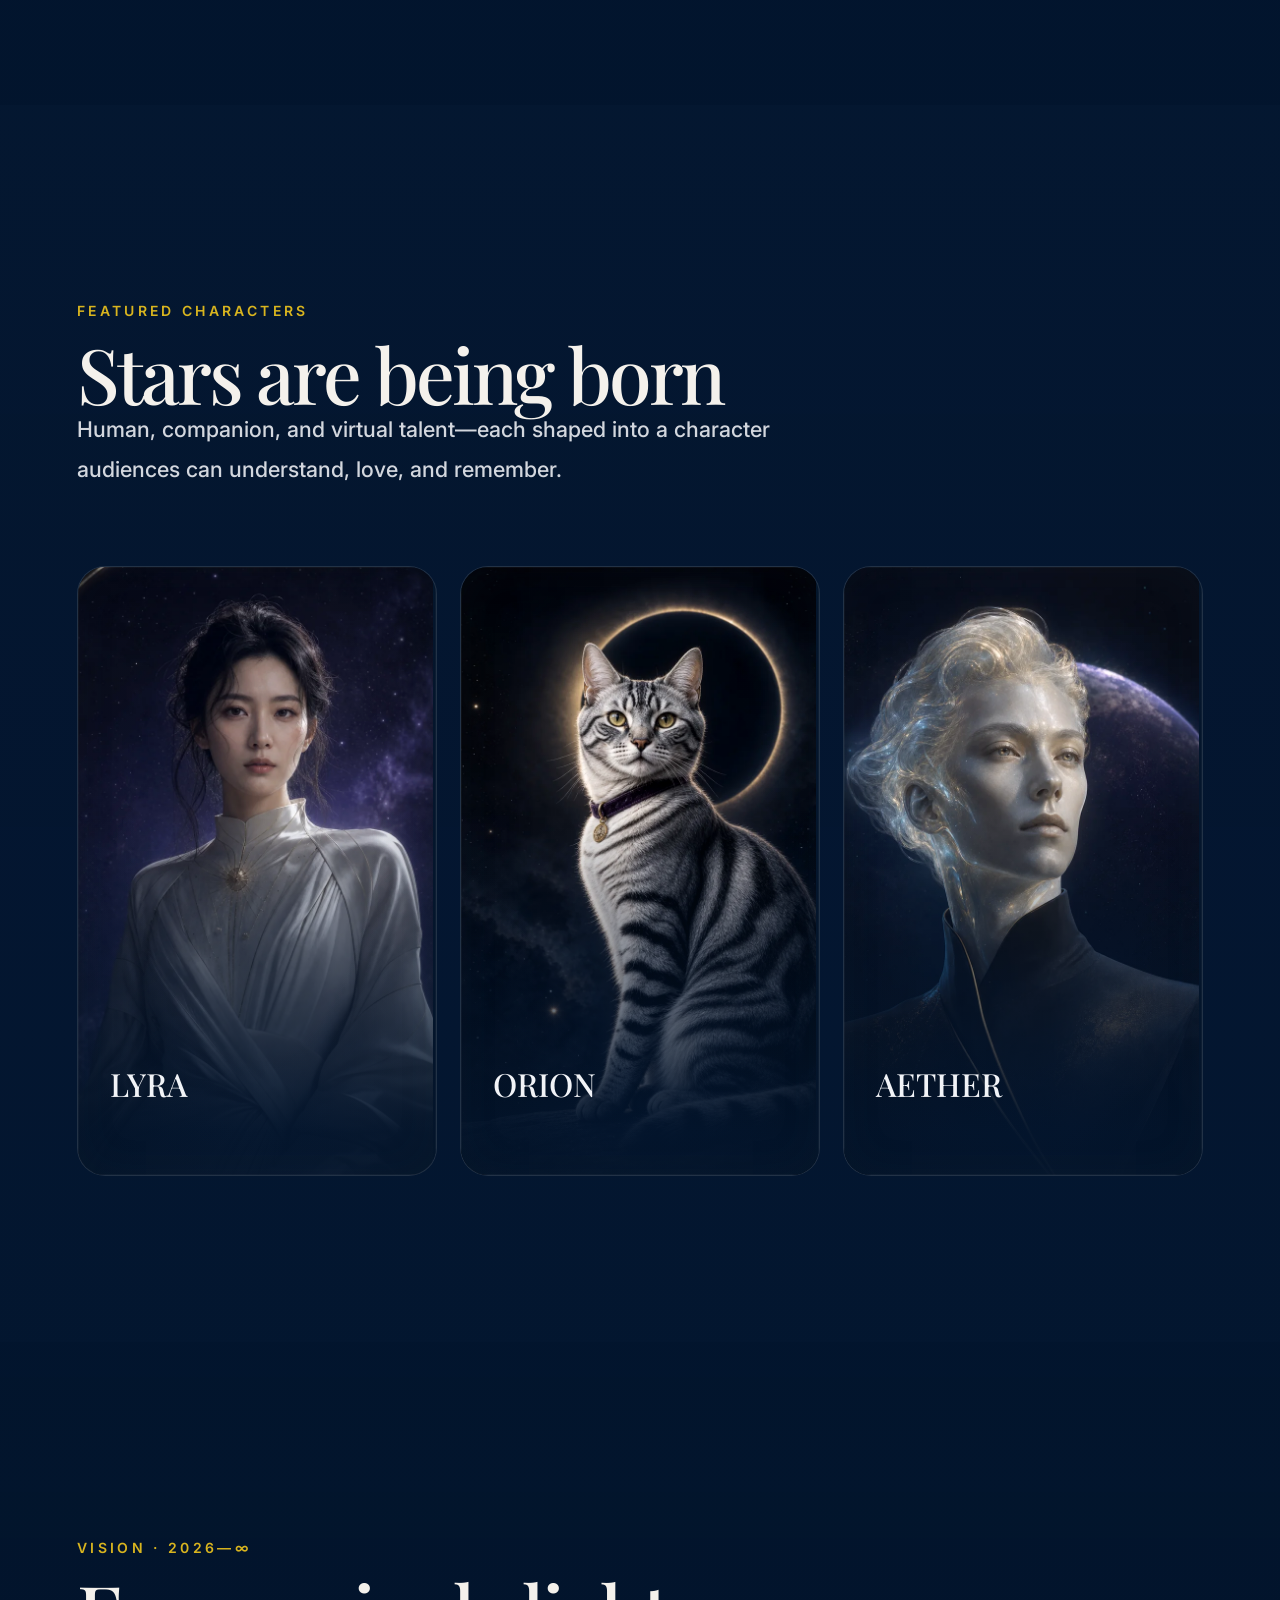
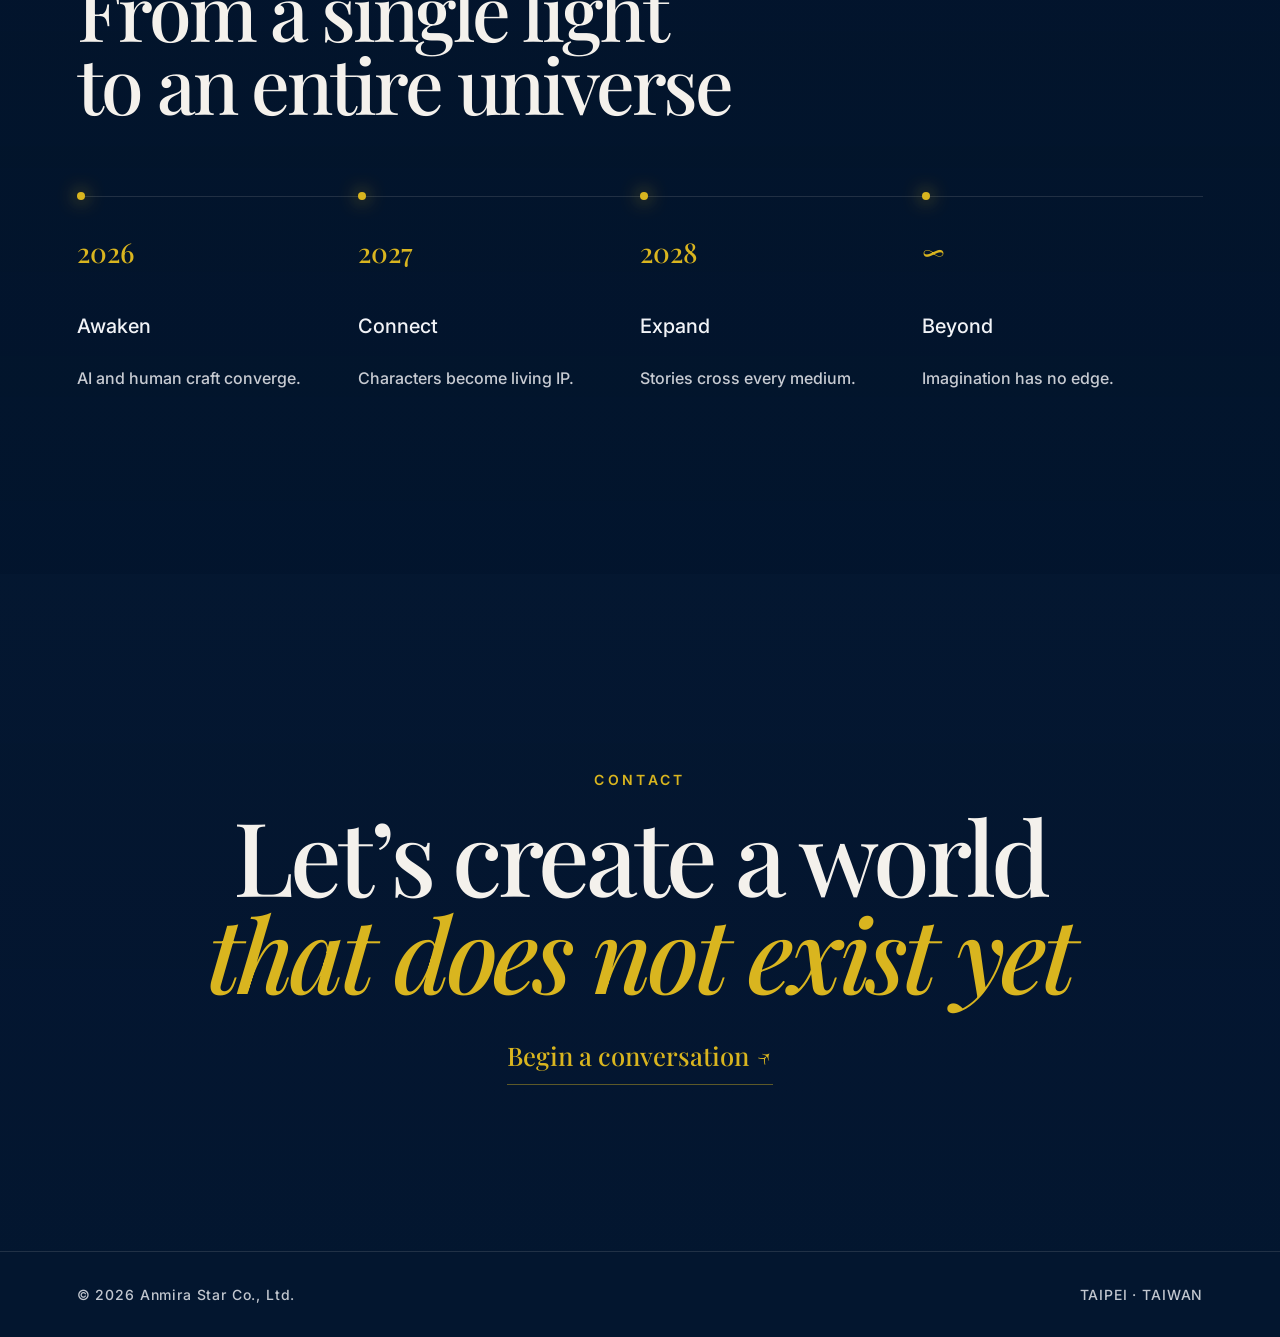
<file: en.html>
<!doctype html><html lang="en"><head><meta charset="utf-8"><meta name="viewport" content="width=device-width,initial-scale=1"><title>ANMIRA STAR — Creating Beyond Imagination</title><meta name="description" content="An AI creative studio building cinematic stories, characters, IP, and future worlds."><meta name="theme-color" content="#030714"><link rel="icon" type="image/png" sizes="32x32" href="assets/brand/favicon-32x32.png?v=3"><link rel="icon" type="image/png" sizes="16x16" href="assets/brand/favicon-16x16.png?v=3"><link rel="icon" type="image/png" sizes="48x48" href="assets/brand/favicon-48x48.png?v=3"><link rel="shortcut icon" href="favicon.ico?v=3"><link rel="apple-touch-icon" sizes="180x180" href="assets/brand/apple-touch-icon.png?v=3"><link rel="preload" as="image" href="assets/images/cinematic/hero-universe.webp"><link rel="stylesheet" href="assets/css/cinematic.css"></head><body data-lang="en" data-page="home"><script src="assets/js/cinematic.js"></script></body></html>
</file>
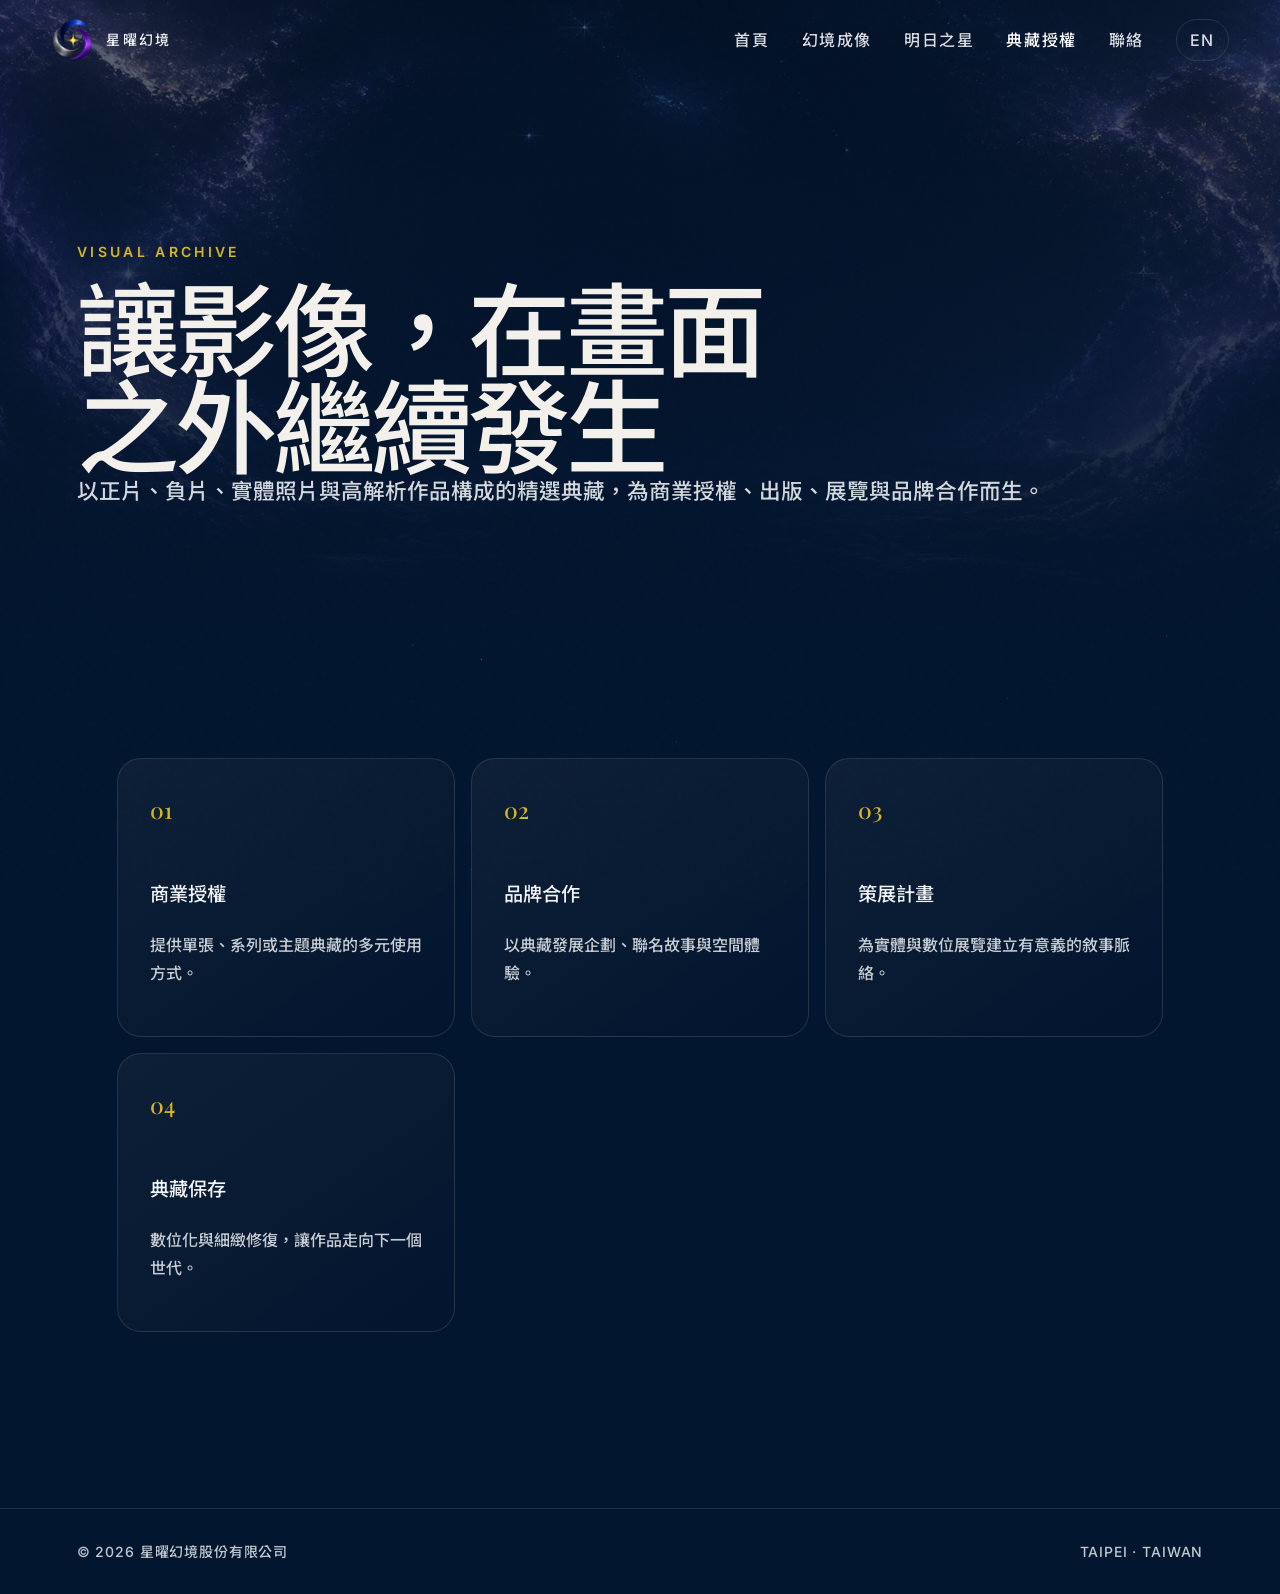
<file: licensing.html>
<!doctype html><html lang="zh-Hant"><head><meta charset="utf-8"><meta name="viewport" content="width=device-width,initial-scale=1"><title>典藏授權｜星曜幻境</title><meta name="description" content="高品質影像典藏、商業授權與策展合作。"><meta name="theme-color" content="#030714"><link rel="icon" type="image/png" sizes="32x32" href="assets/brand/favicon-32x32.png?v=3"><link rel="icon" type="image/png" sizes="16x16" href="assets/brand/favicon-16x16.png?v=3"><link rel="icon" type="image/png" sizes="48x48" href="assets/brand/favicon-48x48.png?v=3"><link rel="shortcut icon" href="favicon.ico?v=3"><link rel="apple-touch-icon" sizes="180x180" href="assets/brand/apple-touch-icon.png?v=3"><link rel="stylesheet" href="assets/css/cinematic.css"></head><body data-lang="zh" data-page="licensing"><script src="assets/js/cinematic.js"></script></body></html>
</file>
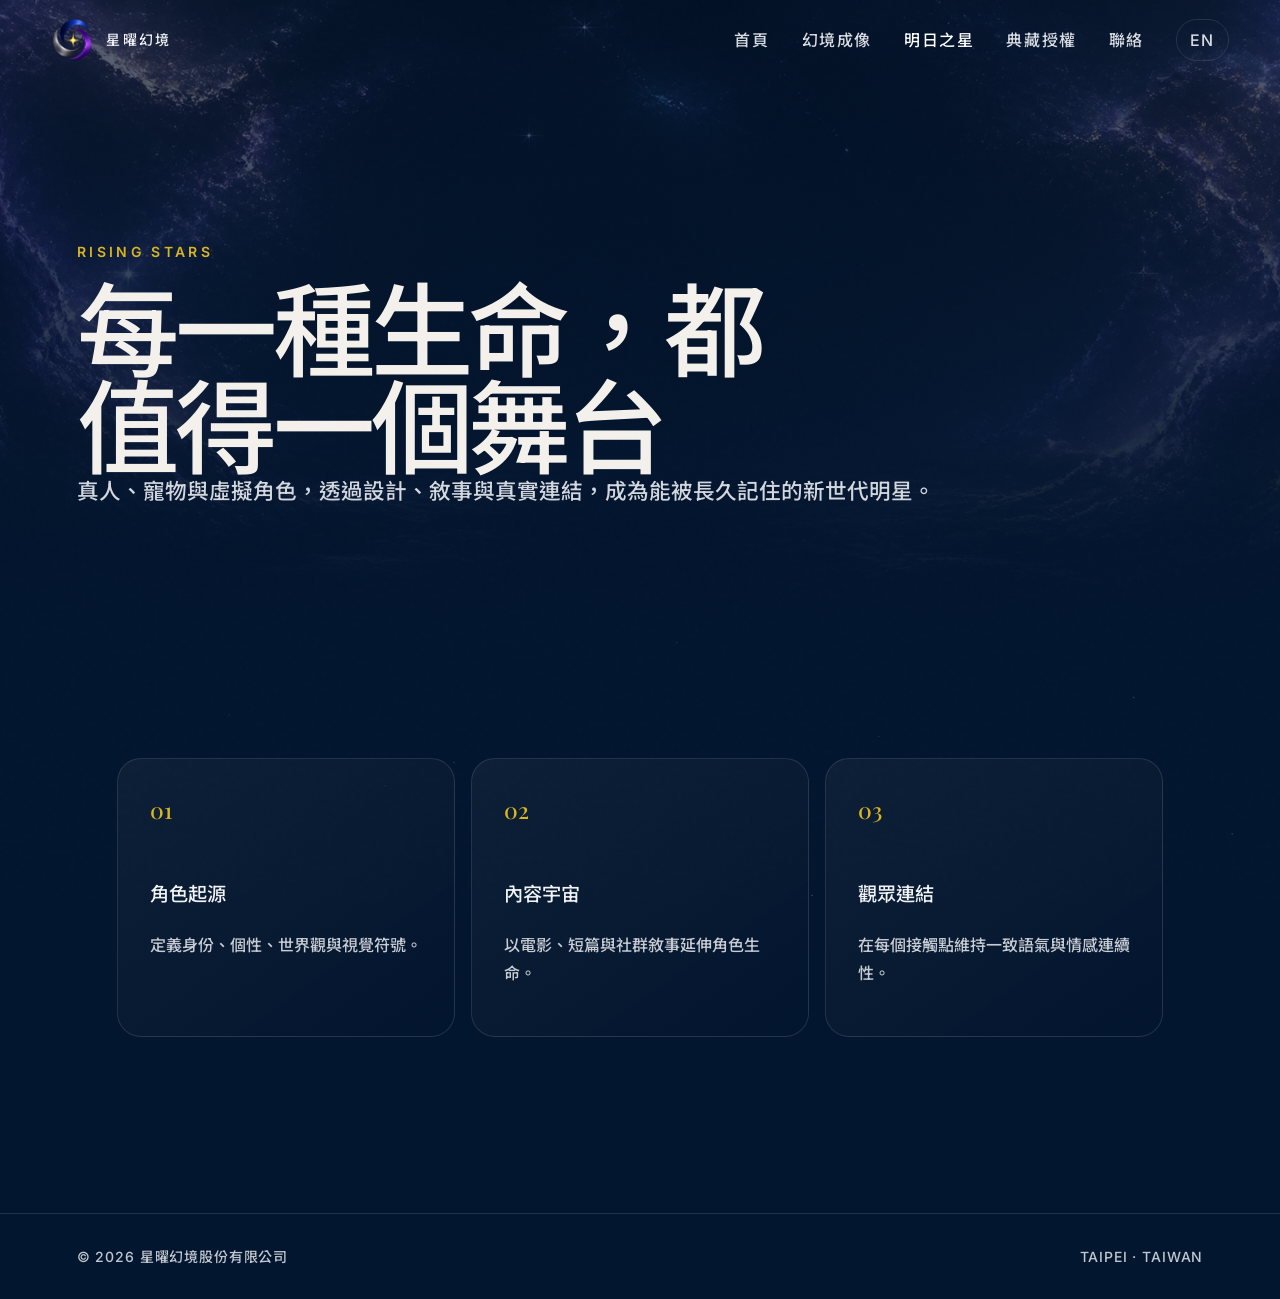
<file: stars.html>
<!doctype html><html lang="zh-Hant"><head><meta charset="utf-8"><meta name="viewport" content="width=device-width,initial-scale=1"><title>明日之星｜星曜幻境</title><meta name="description" content="真人、寵物與 AI 角色的造星計畫。"><meta name="theme-color" content="#030714"><link rel="icon" type="image/png" sizes="32x32" href="assets/brand/favicon-32x32.png?v=3"><link rel="icon" type="image/png" sizes="16x16" href="assets/brand/favicon-16x16.png?v=3"><link rel="icon" type="image/png" sizes="48x48" href="assets/brand/favicon-48x48.png?v=3"><link rel="shortcut icon" href="favicon.ico?v=3"><link rel="apple-touch-icon" sizes="180x180" href="assets/brand/apple-touch-icon.png?v=3"><link rel="stylesheet" href="assets/css/cinematic.css"></head><body data-lang="zh" data-page="stars"><script src="assets/js/cinematic.js"></script></body></html>
</file>
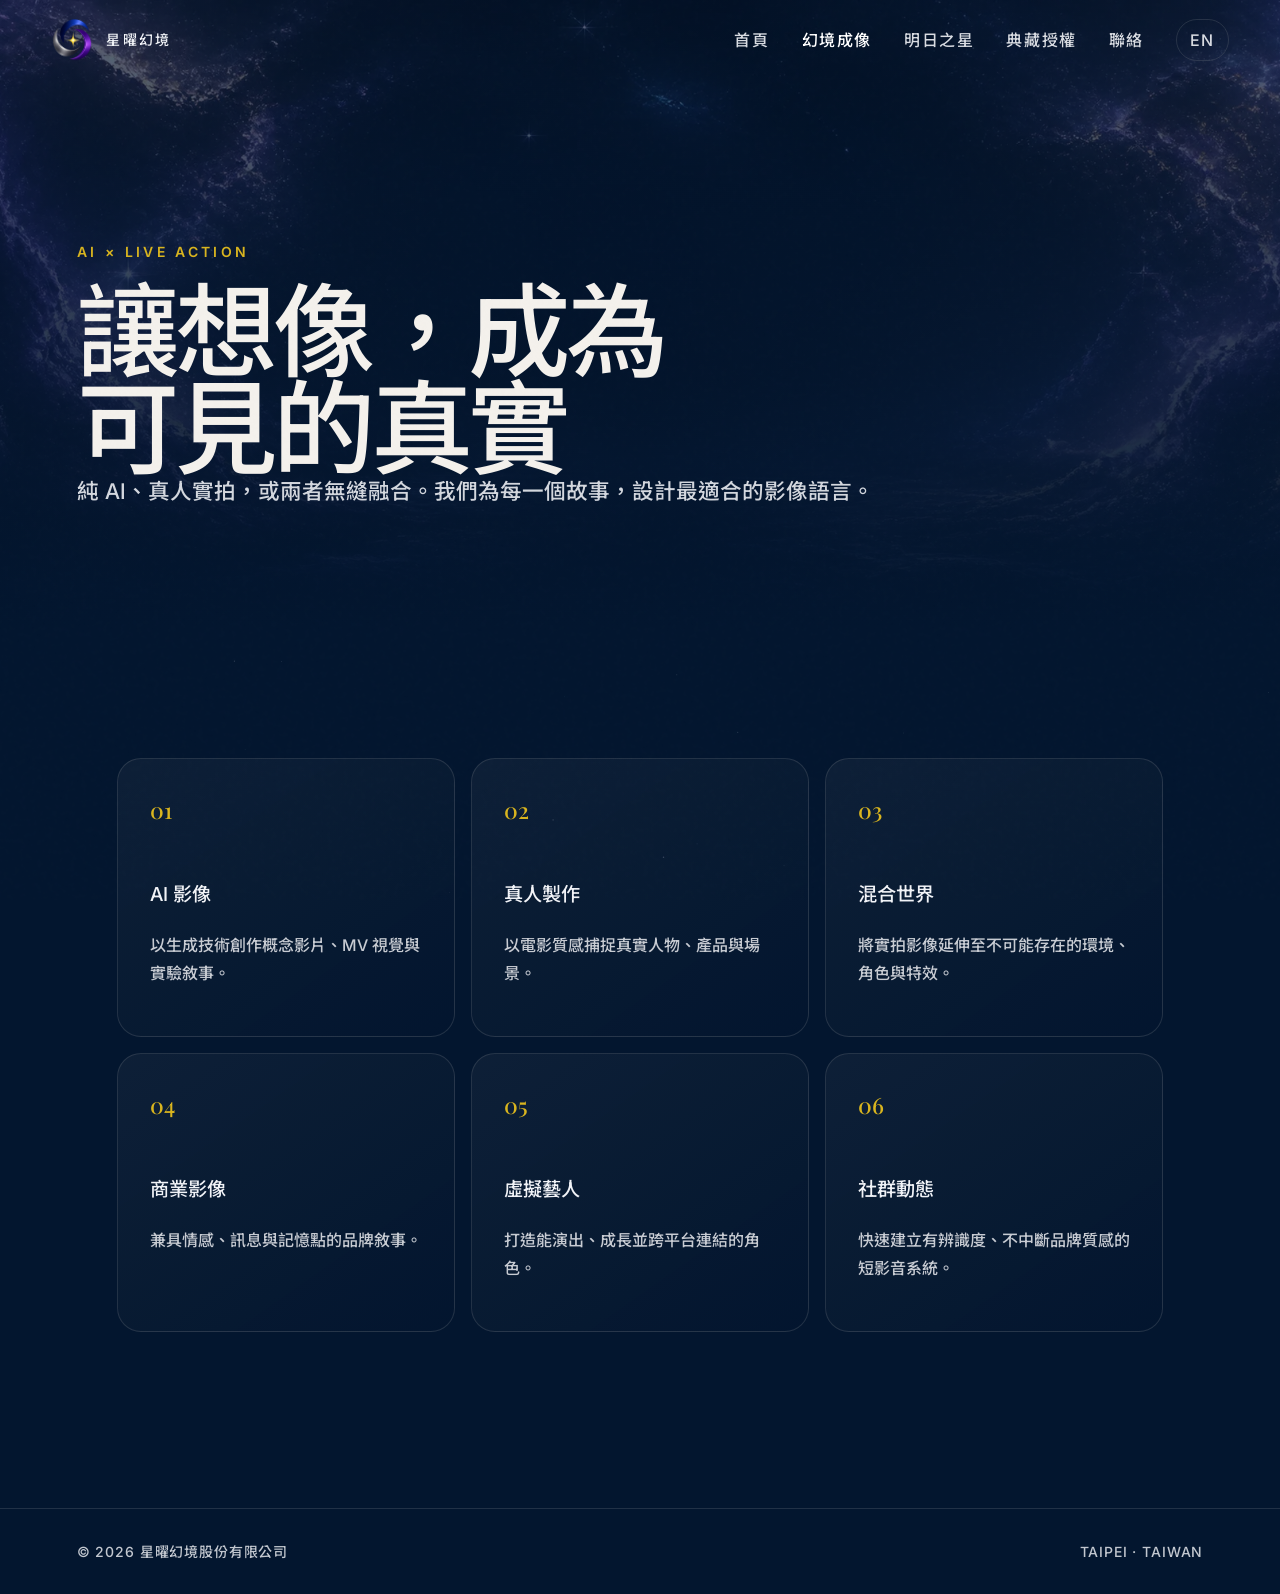
<file: vision.html>
<!doctype html><html lang="zh-Hant"><head><meta charset="utf-8"><meta name="viewport" content="width=device-width,initial-scale=1"><title>幻境成像｜星曜幻境</title><meta name="description" content="AI、真人實拍與混合式電影影像製作。"><meta name="theme-color" content="#030714"><link rel="icon" type="image/png" sizes="32x32" href="assets/brand/favicon-32x32.png?v=3"><link rel="icon" type="image/png" sizes="16x16" href="assets/brand/favicon-16x16.png?v=3"><link rel="icon" type="image/png" sizes="48x48" href="assets/brand/favicon-48x48.png?v=3"><link rel="shortcut icon" href="favicon.ico?v=3"><link rel="apple-touch-icon" sizes="180x180" href="assets/brand/apple-touch-icon.png?v=3"><link rel="stylesheet" href="assets/css/cinematic.css"></head><body data-lang="zh" data-page="vision"><script src="assets/js/cinematic.js"></script></body></html>
</file>
<file: assets/css/cinematic.css>
@import url('https://fonts.googleapis.com/css2?family=Inter:wght@500;600&family=Noto+Sans+TC:wght@500;600&family=Playfair+Display:ital,wght@0,500;1,500&display=swap');

:root{--ink:#03162F;--night:#020b18;--violet:#45206F;--gold:#D9B51F;--silver:#5F6673;--text:#f1f3f7;--muted:#c7cbd2;--line:rgba(95,102,115,.34);--glass:rgba(3,22,47,.68)}
*{box-sizing:border-box}
html{scroll-behavior:smooth;background:var(--ink)}
body{margin:0;color:var(--text);background:var(--ink);font-family:Inter,'Noto Sans TC',sans-serif;font-size:17px;font-weight:500;line-height:1.75;overflow-x:hidden}
body::before{content:"";position:fixed;inset:0;pointer-events:none;z-index:20;opacity:.018;background-image:url("data:image/svg+xml,%3Csvg viewBox='0 0 180 180' xmlns='http://www.w3.org/2000/svg'%3E%3Cfilter id='n'%3E%3CfeTurbulence type='fractalNoise' baseFrequency='.9' numOctaves='4' stitchTiles='stitch'/%3E%3C/filter%3E%3Crect width='100%25' height='100%25' filter='url(%23n)' opacity='.7'/%3E%3C/svg%3E")}
a{color:inherit;text-decoration:none} button{font:inherit} img{max-width:100%}
.skip{position:fixed;left:1rem;top:-5rem;z-index:1000;background:#fff;color:#000;padding:.7rem 1rem}.skip:focus{top:1rem}
#stars{position:fixed;inset:0;z-index:0;pointer-events:none}
.nav{position:fixed;z-index:100;top:0;left:0;width:100%;padding:18px 4vw;display:flex;align-items:center;justify-content:space-between;background:transparent;border-bottom:1px solid transparent;transition:padding .8s cubic-bezier(.22,1,.36,1),background-color .8s ease,border-color .8s ease,backdrop-filter .8s ease}
.nav.scrolled{padding-top:12px;padding-bottom:12px;background:rgba(3,22,47,.58);backdrop-filter:blur(18px) saturate(115%);border-bottom-color:rgba(95,102,115,.18)}
.nav.solid{background:rgba(3,22,47,.97);backdrop-filter:blur(12px);border-bottom-color:rgba(95,102,115,.26)}
.brand{display:flex;align-items:center;gap:13px;letter-spacing:.17em;font-size:14px;font-weight:500}
.brand img{display:block;width:42px;height:44px;object-fit:contain;object-position:center}
.nav-links{display:flex;gap:2rem;align-items:center}.nav-links a{font-size:16px;font-weight:500;line-height:1.4;letter-spacing:.1em;text-transform:uppercase;color:#d8dbe1;transition:.3s}.nav-links a:hover,.nav-links a[aria-current=page]{color:#fff}
.lang{border:1px solid var(--line);border-radius:99px;padding:.55rem .8rem!important}
.menu{display:none;color:#fff;background:none;border:0;padding:.5rem;font-size:1.2rem}
.page{position:relative;z-index:2}
.hero{min-height:100svh;position:relative;display:grid;place-items:center;text-align:center;isolation:isolate;overflow:hidden;padding:8rem 1.5rem 5rem;background-image:linear-gradient(180deg,rgba(3,22,47,.54),rgba(3,22,47,.72) 72%,#03162F 98%),url('../images/cinematic/hero-universe.webp');background-size:auto,cover;background-repeat:no-repeat;background-position:center,center;animation:heroDrift 26s ease-in-out infinite alternate}
.hero::before{content:"";position:absolute;width:min(60vw,720px);aspect-ratio:1;border:1px solid rgba(217,181,31,.055);border-radius:50%;box-shadow:inset 0 0 100px rgba(3,22,47,.48);z-index:-1}
.hero::after{content:"";position:absolute;z-index:-1;inset:0;pointer-events:none;background:radial-gradient(ellipse at 50% 42%,transparent 24%,rgba(2,11,24,.1) 58%,rgba(2,11,24,.42) 100%)}
.hero-core{position:relative;isolation:isolate;max-width:940px;display:flex;flex-direction:column;align-items:center}.hero-logo-wrap{position:relative;display:inline-flex;align-items:center;justify-content:center;isolation:isolate}.hero-logo-wrap::before{content:"";position:absolute;left:50%;top:50%;width:118%;aspect-ratio:1;transform:translate(-50%,-50%);border-radius:47% 53% 49% 51%;background:radial-gradient(circle,rgba(242,246,255,.08) 0%,rgba(126,151,214,.05) 32%,rgba(67,74,156,.025) 50%,rgba(5,10,36,0) 72%);filter:blur(18px);opacity:.55;pointer-events:none;z-index:-1}.hero-logo-wrap::after{content:"";position:absolute;inset:0;z-index:2;pointer-events:none;background:radial-gradient(circle at 50% 50%,rgba(255,250,224,.72) 0%,rgba(245,205,78,.4) 8%,rgba(225,233,255,.24) 20%,rgba(126,151,214,.12) 36%,rgba(67,74,156,0) 58%);-webkit-mask:url('../brand/logo-master.png') center/contain no-repeat;mask:url('../brand/logo-master.png') center/contain no-repeat;mix-blend-mode:screen;opacity:.38}.hero-logo{position:relative;z-index:1;display:block;width:min(29vw,270px);height:auto;object-fit:contain;object-position:center;margin:0 auto 1rem}
.eyebrow{font-size:14px;font-weight:600;line-height:1.5;letter-spacing:.24em;text-transform:uppercase;color:var(--gold);margin:1.8rem 0 1rem}
h1,h2,h3,p{margin-top:0}.display{font-family:'Playfair Display','Noto Sans TC',serif;font-size:clamp(3rem,8vw,7rem);line-height:.95;font-weight:500;letter-spacing:-.04em;margin:0;color:#f4f1ec;text-wrap:balance}
.display em{font-weight:500;color:var(--gold)}
.hero .display{font-size:clamp(2.7rem,7vw,6.6rem)}
.hero-sub{max-width:560px;margin:1.75rem auto 0;color:#d3d7de;line-height:1.85;font-size:17px;font-weight:500;letter-spacing:.02em}
.cta{display:inline-flex;align-items:center;gap:1rem;margin-top:2.4rem;padding:.85rem 1.5rem;border:1px solid rgba(217,181,31,.42);border-radius:99px;background:rgba(3,22,47,.68);backdrop-filter:blur(14px);letter-spacing:.13em;font-size:14px;font-weight:600;line-height:1.5;text-transform:uppercase;box-shadow:0 8px 28px rgba(2,11,24,.12);transition:transform .7s cubic-bezier(.22,1,.36,1),border-color .7s ease,background-color .7s ease,box-shadow .7s ease,filter .7s ease}
.cta:hover{transform:translateY(-2px);filter:brightness(1.05);border-color:rgba(217,181,31,.62);box-shadow:0 12px 32px rgba(2,11,24,.2)}.cta span{color:var(--gold)}
.scroll-cue{position:absolute;bottom:2rem;font-size:14px;font-weight:600;line-height:1.4;letter-spacing:.2em;color:#c2c7cf}.scroll-cue::after{content:"";display:block;width:1px;height:36px;margin:.7rem auto 0;background:linear-gradient(var(--gold),transparent)}
.intro-running .hero-logo-wrap{opacity:.65;transform:translate(-14px,32px) scale(.72) rotate(-10deg);filter:blur(2px)}.intro-running .hero-core>.eyebrow,.intro-running .hero-core>.display,.intro-running .hero-core>.hero-sub,.intro-running .hero-core>.cta,.intro-running .hero>.scroll-cue{opacity:0;transform:translateY(12px)}.intro-running.intro-active .hero-logo-wrap{animation:anmiraLogoMotion 1.28s linear both,anmiraLogoClarity .3s ease-out both}.intro-running.intro-active .hero-core>.eyebrow,.intro-running.intro-active .hero-core>.display,.intro-running.intro-active .hero-core>.hero-sub,.intro-running.intro-active .hero-core>.cta,.intro-running.intro-active .hero>.scroll-cue{animation:anmiraHeroContentIntro .5s cubic-bezier(.16,1,.3,1) both}.intro-running.intro-active .hero-core>.eyebrow{animation-delay:1.15s}.intro-running.intro-active .hero-core>.display{animation-delay:1.24s}.intro-running.intro-active .hero-core>.hero-sub{animation-delay:1.33s}.intro-running.intro-active .hero-core>.cta{animation-delay:1.42s}.intro-running.intro-active .hero>.scroll-cue{animation-delay:1.51s}
.section{padding:clamp(7rem,13vw,12rem) 6vw;position:relative}.page>.section:nth-of-type(even){background:linear-gradient(180deg,rgba(95,102,115,.018),rgba(69,32,111,.025),rgba(95,102,115,.012))}.page>.section:nth-of-type(odd):not(.contact){background:linear-gradient(180deg,rgba(2,11,24,.06),rgba(2,11,24,.13),rgba(2,11,24,.05))}.section-inner{max-width:1320px;margin:auto}
.section-head{max-width:760px;margin-bottom:4.75rem}.section-head .display{font-size:clamp(2.6rem,6vw,5.5rem)}.lede{font-size:clamp(17px,1.7vw,1.35rem);font-weight:500;line-height:1.85;color:#d3d7de}
.story{display:grid;grid-template-columns:.9fr 1.1fr;gap:10vw;align-items:center}.story-copy{font-family:'Playfair Display','Noto Sans TC',serif;font-size:clamp(1.5rem,3vw,2.7rem);font-weight:500;line-height:1.55;color:#f1f3f7}.story-copy strong{color:var(--gold);font-weight:500}.story-aside{border-left:1px solid var(--gold);padding-left:2rem;color:var(--muted);font-size:17px;font-weight:500;line-height:2}
.universe{min-height:900px;display:grid;place-items:center}.system{position:relative;width:min(84vw,930px);aspect-ratio:1}.orbit{position:absolute;border:1px solid rgba(95,102,115,.3);border-radius:50%;inset:8%}.orbit:nth-child(2){inset:23%}.core{position:absolute;inset:39%;border-radius:50%;background:radial-gradient(circle at 35% 30%,#f1d55b,#8b7014 28%,#03162F 70%);box-shadow:0 0 70px rgba(217,181,31,.3);display:grid;place-items:center;text-align:center;font-size:14px;font-weight:600;line-height:1.45;letter-spacing:.14em}
.planet{position:absolute;width:clamp(100px,13vw,170px);aspect-ratio:1;border-radius:50%;display:flex;flex-direction:column;align-items:center;justify-content:center;text-align:center;border:1px solid rgba(95,102,115,.4);background:radial-gradient(circle at 32% 28%,rgba(95,102,115,.4),rgba(69,32,111,.24) 32%,rgba(3,22,47,.96) 70%);box-shadow:inset -18px -18px 36px rgba(0,0,0,.4),0 18px 42px rgba(0,0,0,.26);backdrop-filter:blur(8px);transition:border-color .8s ease,box-shadow .8s ease,filter .8s ease;animation:float 22s ease-in-out infinite}
.planet:hover{filter:brightness(1.03);border-color:rgba(217,181,31,.5);box-shadow:inset -18px -18px 36px rgba(0,0,0,.36),0 20px 46px rgba(0,0,0,.3)}.planet b{font-family:'Playfair Display',serif;font-size:1.2rem;font-weight:500}.planet small{font-size:14px;font-weight:600;line-height:1.35;letter-spacing:.1em;color:var(--gold);margin-top:.35rem}.p1{left:0;top:18%;animation-duration:24s}.p2{right:0;top:23%;animation-delay:-7s;animation-duration:28s}.p3{left:13%;bottom:2%;animation-delay:-13s;animation-duration:21s}.p4{right:12%;bottom:0;animation-delay:-18s;animation-duration:26s}
.characters{display:grid;grid-template-columns:repeat(3,1fr);gap:1.4rem}.character{position:relative;min-height:610px;overflow:hidden;border-radius:28px;border:1px solid var(--line);background:#03162F;transition:transform .8s cubic-bezier(.22,1,.36,1),border-color .8s ease,box-shadow .8s ease,filter .8s ease}.character img{position:absolute;inset:-3px;width:calc(100% + 6px);height:calc(100% + 6px);object-fit:cover;filter:contrast(1.035) saturate(.98);transition:filter .9s ease;animation:imageFloat 24s ease-in-out infinite}.character:nth-child(2) img{animation-duration:29s;animation-delay:-9s}.character:nth-child(3) img{animation-duration:21s;animation-delay:-14s}.character::before{content:"";position:absolute;z-index:1;inset:0;pointer-events:none;background:radial-gradient(ellipse at 50% 42%,transparent 45%,rgba(2,11,24,.28) 100%);box-shadow:inset 0 0 0 1px rgba(241,243,247,.035),inset 0 0 48px rgba(95,102,115,.055)}.character::after{content:"";position:absolute;inset:0;background:linear-gradient(180deg,transparent 40%,rgba(3,22,47,.96) 93%)}.character-info{position:absolute;z-index:2;bottom:0;padding:2rem;width:100%;transform:translateY(18px);transition:transform .8s cubic-bezier(.22,1,.36,1)}.character h3{font-family:'Playfair Display',serif;font-size:2rem;font-weight:500;margin-bottom:.4rem}.character p{color:#e0e3e8;font-size:16px;font-weight:500;line-height:1.65;letter-spacing:.04em;opacity:0;transition:opacity .8s ease}.character:hover{transform:translateY(-2px);filter:brightness(1.02);border-color:rgba(217,181,31,.46);box-shadow:0 16px 42px rgba(2,11,24,.2)}.character:hover img{filter:contrast(1.035) saturate(.98) brightness(1.02)}.character:hover .character-info{transform:none}.character:hover p{opacity:1}
.timeline{display:grid;grid-template-columns:repeat(4,1fr);border-top:1px solid var(--line)}.moment{padding:2rem 2rem 0 0;position:relative}.moment::before{content:"";position:absolute;width:8px;height:8px;top:-5px;border-radius:50%;background:var(--gold);box-shadow:0 0 18px var(--gold)}.moment .year{font-family:'Playfair Display',serif;color:var(--gold);font-size:1.7rem}.moment h3{font-weight:500;margin-top:2rem}.moment p{color:var(--muted);font-size:16px;font-weight:500;line-height:1.75}
.contact{text-align:center;min-height:75vh;display:grid;place-items:center;background:radial-gradient(circle at 50% 60%,rgba(69,32,111,.12),transparent 48%)}.contact .display{max-width:900px}.mail{font-family:'Playfair Display',serif;font-size:clamp(1.1rem,2vw,1.6rem);font-weight:500;display:inline-block;margin-top:2rem;color:var(--gold);border-bottom:1px solid rgba(217,181,31,.42);padding-bottom:.4rem}
.page-hero{min-height:70svh;display:grid;align-items:end;padding:10rem 6vw 6rem;background:linear-gradient(180deg,rgba(3,22,47,.64),var(--ink)),url('../images/cinematic/hero-universe.webp') center/cover}.page-hero>div{max-width:1000px}.page-hero .display{font-size:clamp(3rem,8vw,7rem)}.page-content{max-width:1200px;margin:auto;padding:8rem 6vw 11rem}
.grid{display:grid;grid-template-columns:repeat(3,1fr);gap:1rem}.glass{border:1px solid var(--line);background:linear-gradient(145deg,rgba(95,102,115,.12),rgba(3,22,47,.14));border-radius:24px;padding:2rem;min-height:240px;transition:transform .8s cubic-bezier(.22,1,.36,1),border-color .8s ease,box-shadow .8s ease,filter .8s ease}.glass:hover{transform:translateY(-2px);filter:brightness(1.02);border-color:rgba(217,181,31,.42);box-shadow:0 14px 36px rgba(2,11,24,.17)}.glass .index{font-family:'Playfair Display',serif;color:var(--gold);font-size:1.4rem}.glass h3{font-weight:500;font-size:1.2rem;margin-top:3rem}.glass p{color:var(--muted);font-size:16px;font-weight:500;line-height:1.78}
.footer{position:relative;z-index:3;border-top:1px solid var(--line);padding:2rem 6vw;display:flex;justify-content:space-between;color:#c2c7cf;font-size:14px;font-weight:500;line-height:1.5;letter-spacing:.06em}
.reveal{opacity:0;transform:translateY(16px);transition:opacity .9s ease,transform .9s cubic-bezier(.22,1,.36,1)}.reveal.visible{opacity:1;transform:none}.characters .reveal:nth-child(2),.grid .reveal:nth-child(2){transition-delay:.08s}.characters .reveal:nth-child(3),.grid .reveal:nth-child(3){transition-delay:.16s}.grid .reveal:nth-child(4){transition-delay:.24s}.grid .reveal:nth-child(5){transition-delay:.32s}.grid .reveal:nth-child(6){transition-delay:.4s}
@keyframes anmiraLogoMotion{0%{transform:translate(-14px,32px) scale(.72) rotate(-10deg);animation-timing-function:cubic-bezier(.16,1,.3,1)}70.3125%{transform:translate(2px,-4px) scale(1.045) rotate(1.5deg);animation-timing-function:cubic-bezier(.22,.75,.25,1)}100%{transform:translate(0,0) scale(1) rotate(0)}}@keyframes anmiraLogoClarity{from{opacity:.65;filter:blur(2px)}to{opacity:1;filter:blur(0)}}@keyframes anmiraHeroContentIntro{from{opacity:0;transform:translateY(12px)}to{opacity:1;transform:translateY(0)}}@keyframes heroDrift{0%{background-position:center,calc(50% - 2px) calc(50% - 2px)}100%{background-position:center,calc(50% + 2px) calc(50% + 2px)}}@keyframes imageFloat{0%,100%{transform:translateY(-1px)}50%{transform:translateY(2px)}}@keyframes float{0%,100%{transform:translateY(0)}50%{transform:translateY(-3px)}}
@media(max-width:900px){.nav-links{position:fixed;inset:0 0 auto;background:rgba(3,7,20,.96);padding:6rem 2rem 2rem;flex-direction:column;transform:translateY(-110%);transition:.4s}.nav-links.open{transform:none}.menu{display:block;z-index:2}.story{grid-template-columns:1fr}.system{width:90vw}.characters,.grid{grid-template-columns:1fr 1fr}.character{min-height:520px}.timeline{grid-template-columns:1fr 1fr;gap:4rem 0}}
@media(max-width:600px){body{font-size:16px}.brand span{display:none}.brand img{width:40px;height:42px}.hero-logo{width:min(52vw,210px)}.hero::before{width:90vw}.hero-sub,.story-aside{font-size:16px}.section{padding-left:1.25rem;padding-right:1.25rem}.universe{min-height:680px}.system{width:120vw}.planet{width:100px}.characters,.grid,.timeline{grid-template-columns:1fr}.character{min-height:560px}.page-hero{padding-left:1.25rem;padding-right:1.25rem}.page-content{padding:5rem 1.25rem}.footer{flex-direction:column;gap:.5rem}.nav{padding-left:1.25rem;padding-right:1.25rem}}
@media(prefers-reduced-motion:reduce){html{scroll-behavior:auto}*,*::before,*::after{animation:none!important;transition-duration:.01ms!important}.reveal{opacity:1;transform:none}.intro-running .hero-logo-wrap,.intro-running .hero-core>.eyebrow,.intro-running .hero-core>.display,.intro-running .hero-core>.hero-sub,.intro-running .hero-core>.cta,.intro-running .hero>.scroll-cue{opacity:1!important;transform:none!important;filter:none!important}}
</file>
